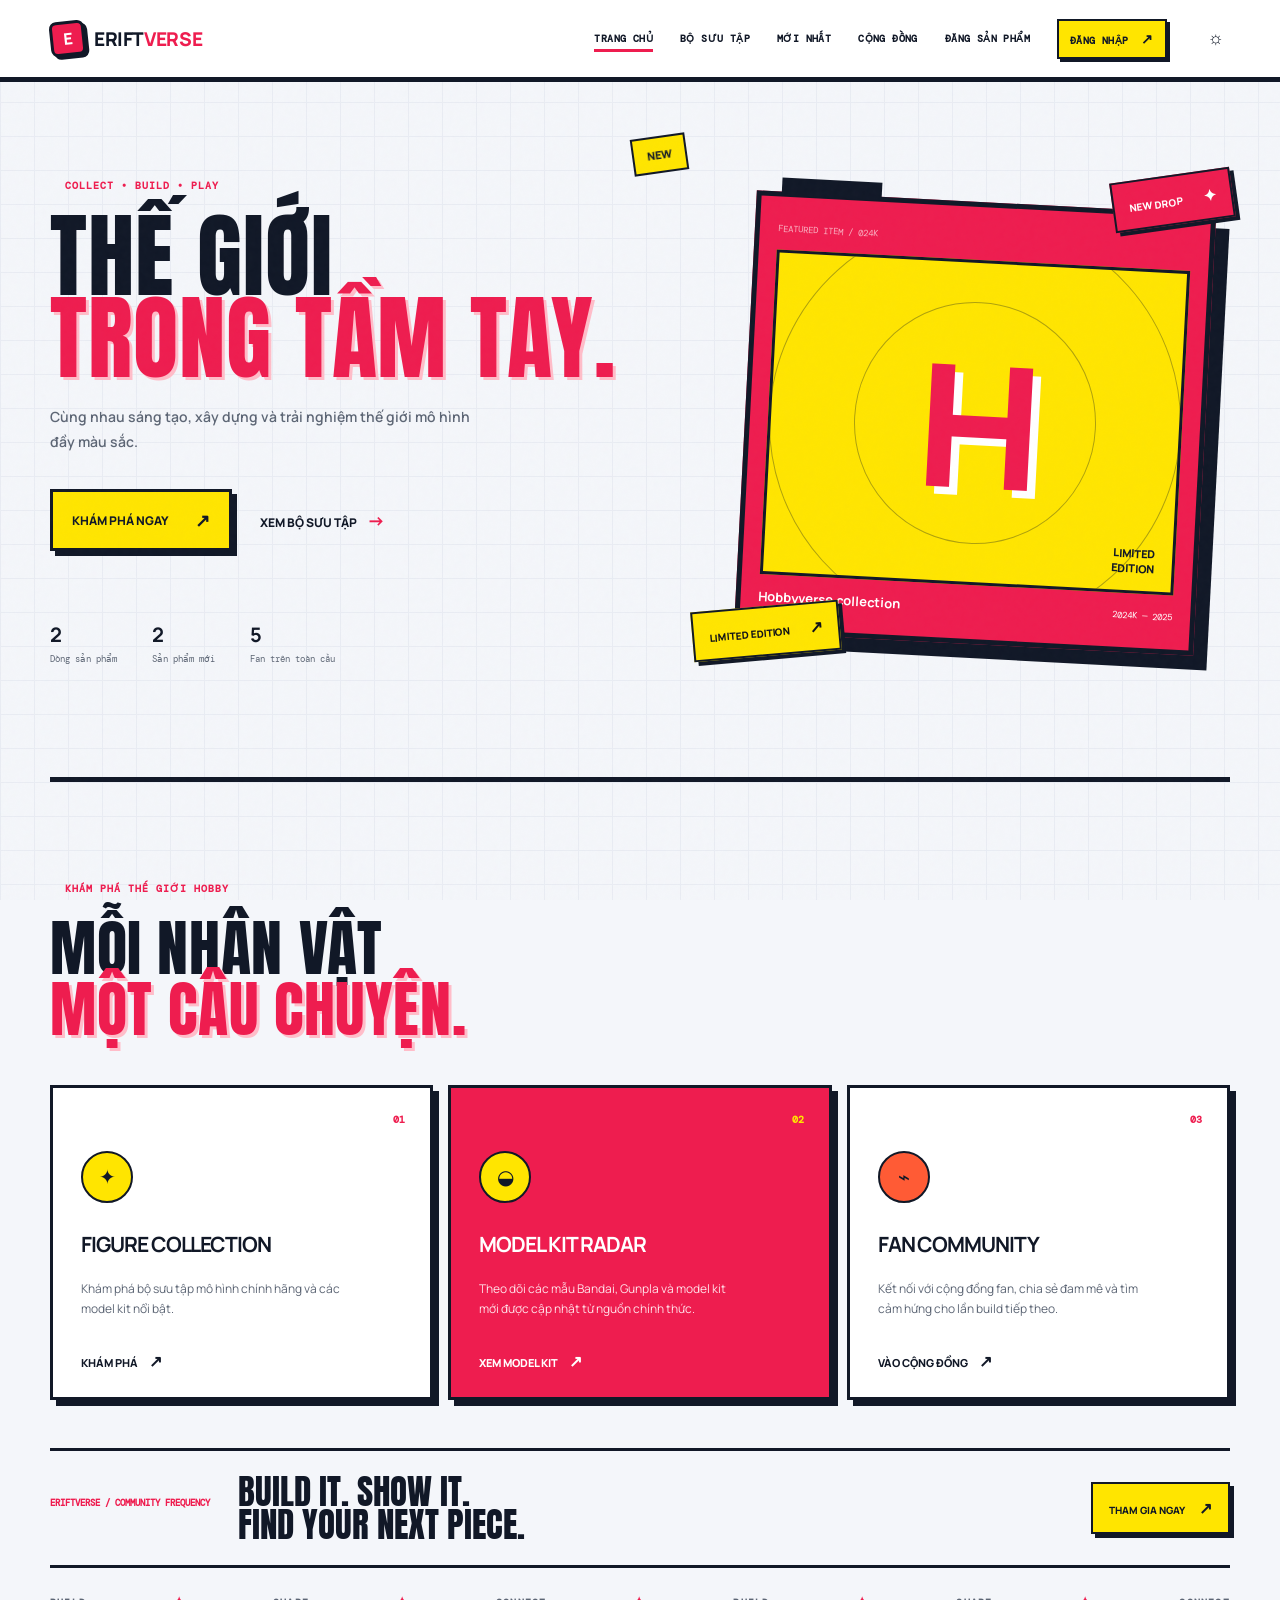
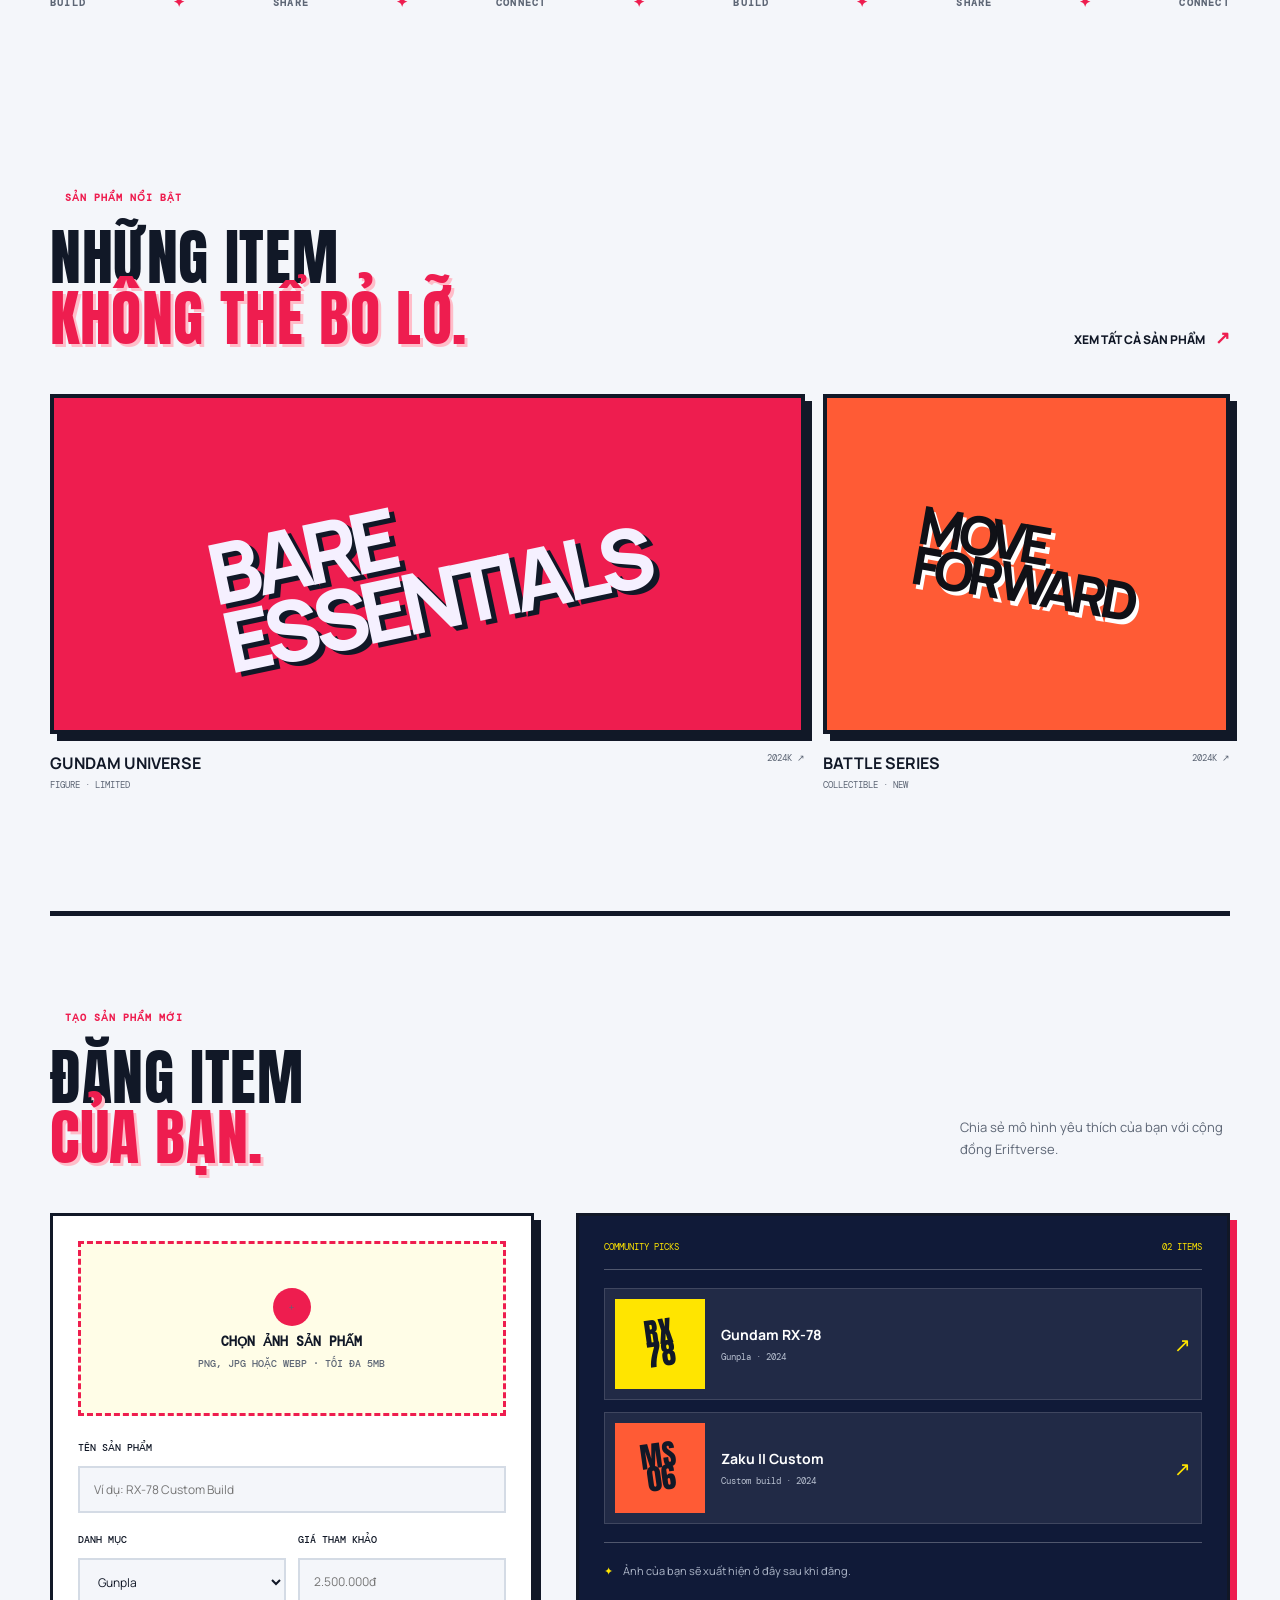
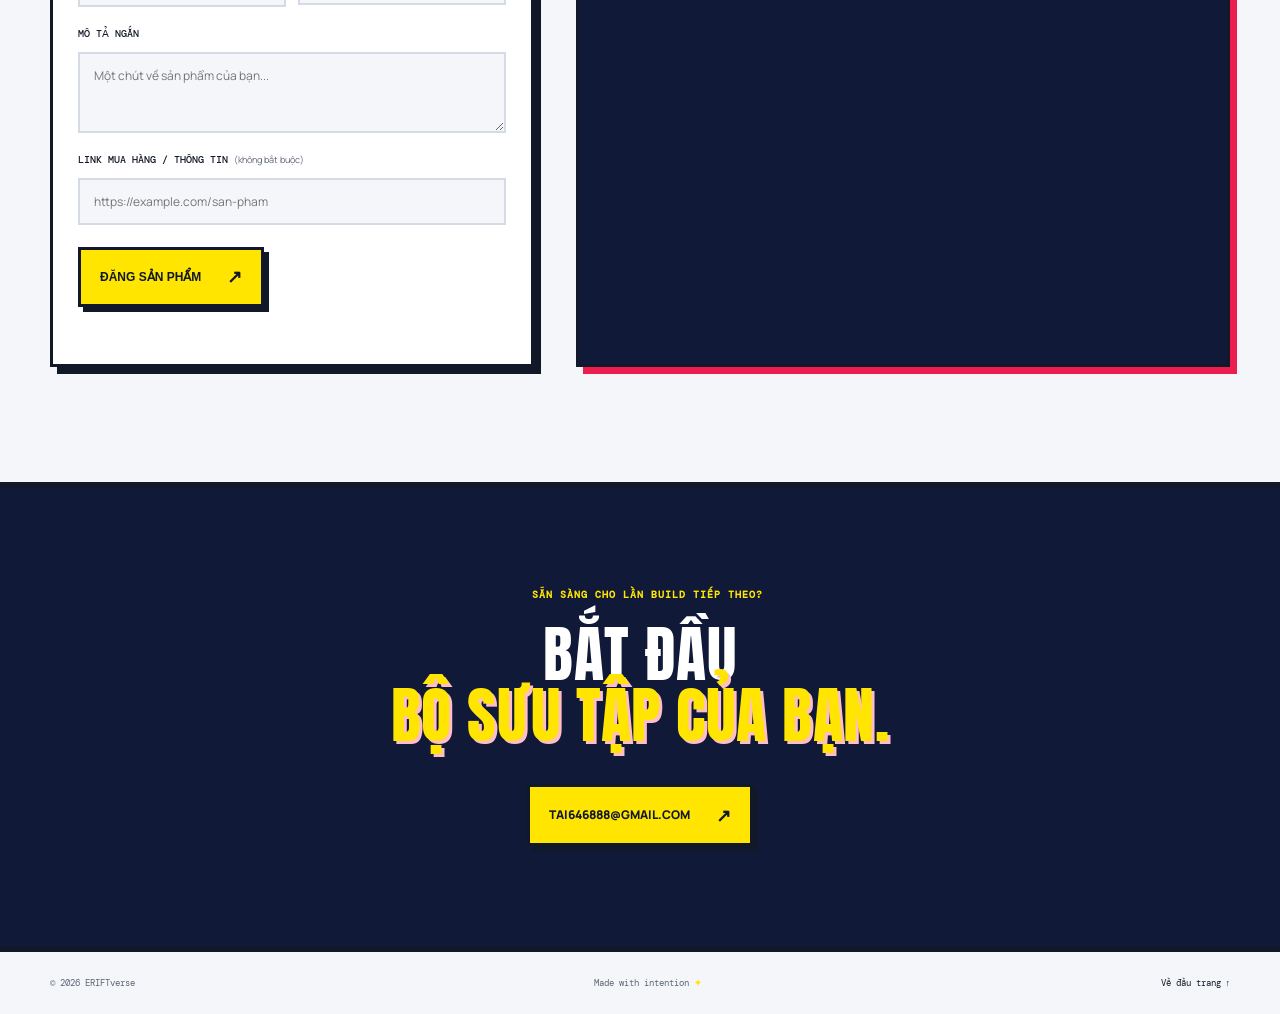
<file: index.html>
<!DOCTYPE html>
<html lang="vi">
<head>
    <meta charset="UTF-8">
    <meta name="viewport" content="width=device-width, initial-scale=1.0">
    <meta http-equiv="refresh" content="0; url=home/index.html">
    <title>ERIFTVERSE | Collect. Build. Play.</title>
</head>
<body>
    <p>Đang mở ERIFTverse...</p>
    <script>
        window.location.replace('home/index.html');
    </script>
</body>
</html>
</file>
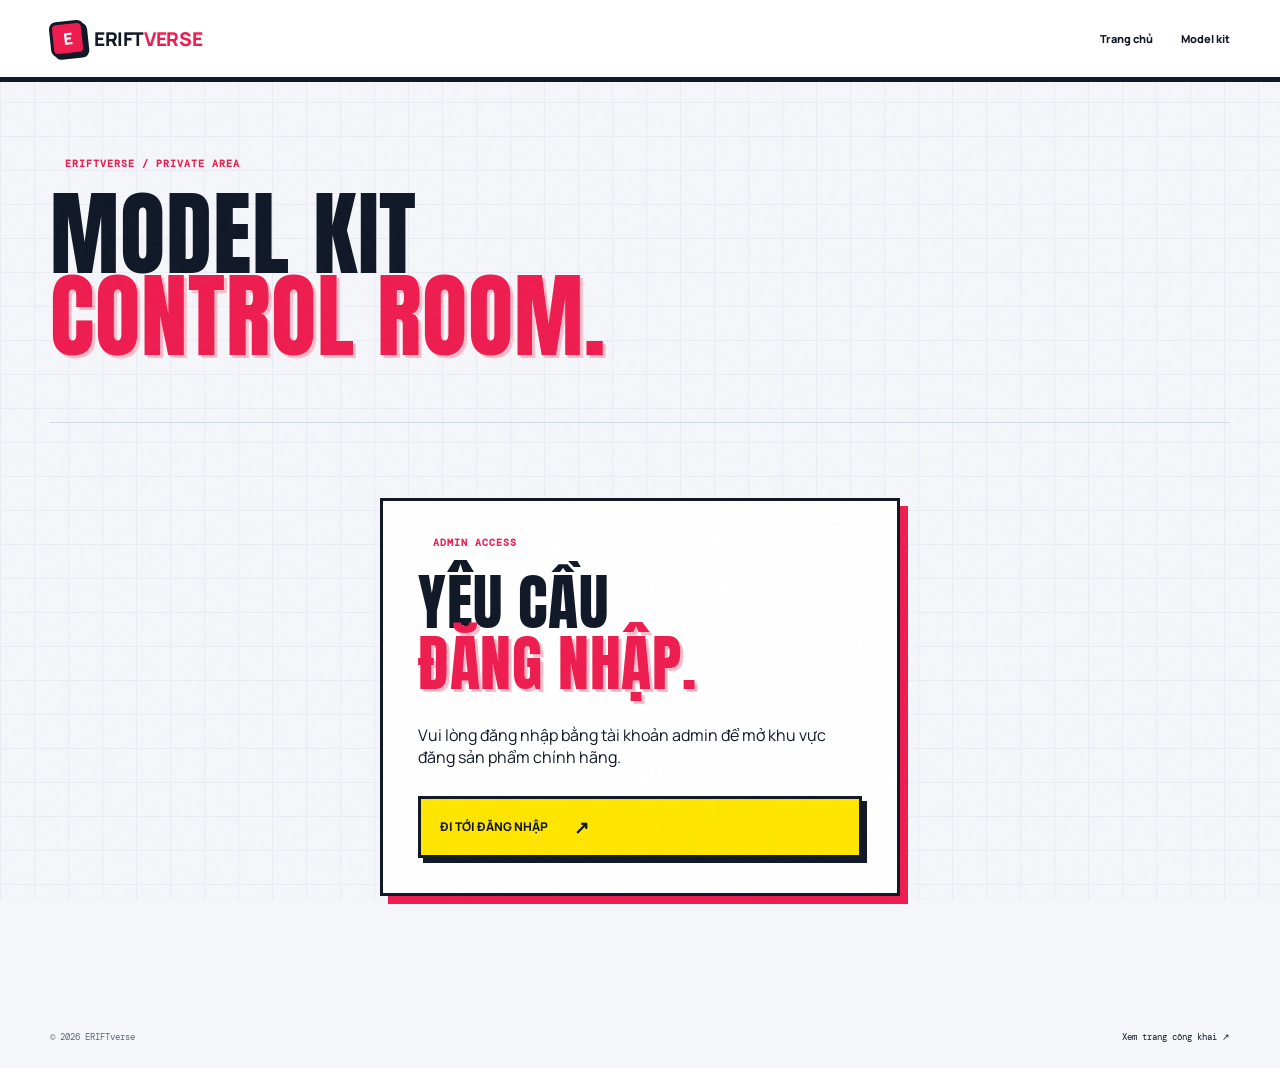
<file: admin/index.html>
<!DOCTYPE html>
<html lang="vi">
<head>
    <meta charset="UTF-8">
    <meta name="viewport" content="width=device-width, initial-scale=1.0">
    <meta name="description" content="Khu vực quản trị model kit ERIFTverse.">
    <title>ERIFTVERSE | Admin Model Kit</title>
    <link rel="stylesheet" href="../style/style.css">
</head>
<body class="admin-page">
    <div class="noise"></div>
    <header class="site-header" id="trang-chu">
        <a class="brand" href="../home/index.html" aria-label="ERIFTverse">
            <span class="brand-mark">E</span>
            <span>ERIFT<span class="brand-dot">VERSE</span></span>
        </a>
        <nav class="catalog-nav" aria-label="Điều hướng quản trị">
            <a href="../home/index.html">Trang chủ</a>
            <a href="../models/index.html">Model kit</a>
            <button class="admin-logout" id="admin-logout" type="button" hidden>Đăng xuất</button>
        </nav>
    </header>

    <main>
        <section class="admin-hero section-wrap">
            <p class="eyebrow"><span></span> ERIFTVERSE / PRIVATE AREA</p>
            <h1>MODEL KIT<br><em>CONTROL ROOM.</em></h1>
        </section>

        <section class="admin-section section-wrap">
            <div class="admin-login" id="admin-login-panel">
                <p class="eyebrow"><span></span> ADMIN ACCESS</p>
                <h2>YÊU CẦU<br><em>ĐĂNG NHẬP.</em></h2>
                <form id="admin-login-form">
                    <p class="admin-access-message">Vui lòng đăng nhập bằng tài khoản admin để mở khu vực đăng sản phẩm chính hãng.</p>
                    <a class="button button-primary" href="../auth/index.html">Đi tới đăng nhập <span>↗</span></a>
                </form>
            </div>

            <div class="admin-dashboard" id="admin-dashboard" hidden>
                <div class="admin-dashboard-heading">
                    <div>
                        <p class="eyebrow"><span></span> AUTHORIZED SESSION</p>
                        <h2>THÊM MODEL<br><em>KIT MỚI.</em></h2>
                    </div>
                    <p class="admin-note">Link sản phẩm sẽ xuất hiện trên trang Model Kit Radar cho cộng đồng.</p>
                </div>
                <form class="admin-form" id="model-form">
                    <div class="community-form-row">
                        <div>
                            <label for="model-name">Tên model kit</label>
                            <input id="model-name" type="text" maxlength="80" placeholder="Ví dụ: MGSD Gundam Barbatos" required>
                        </div>
                        <div>
                            <label for="model-brand">Thương hiệu</label>
                            <input id="model-brand" type="text" maxlength="35" value="Bandai" required>
                        </div>
                    </div>
                    <div class="community-form-row">
                        <div>
                            <label for="model-category">Dòng sản phẩm</label>
                            <select id="model-category">
                                <option>Gunpla</option>
                                <option>Figure-rise</option>
                                <option>30 Minutes Missions</option>
                                <option>Model kit khác</option>
                            </select>
                        </div>
                        <div>
                            <label for="model-price">Giá tham khảo</label>
                            <input id="model-price" type="text" maxlength="30" placeholder="1.200.000đ">
                        </div>
                    </div>
                    <label for="model-link">Link sản phẩm</label>
                    <input id="model-link" type="url" placeholder="https://example.com/model-kit" required>
                    <label for="model-image">Link ảnh sản phẩm <span>(không bắt buộc)</span></label>
                    <input id="model-image" type="url" placeholder="https://example.com/image.jpg">
                    <label for="model-description">Mô tả ngắn</label>
                    <textarea id="model-description" rows="3" maxlength="260" placeholder="Điểm nổi bật của model kit..."></textarea>
                    <div class="community-submit-row">
                        <button class="button button-primary" type="submit">Đăng model kit <span>↗</span></button>
                        <p class="form-message" id="model-message" role="status"></p>
                    </div>
                </form>
                <div class="admin-items" id="admin-items"></div>
            </div>
        </section>
    </main>

    <footer class="site-footer section-wrap"><span>© <span id="year"></span> ERIFTverse</span><a href="../models/index.html">Xem trang công khai ↗</a></footer>
    <script src="../script/admin.js"></script>
</body>
</html>
</file>
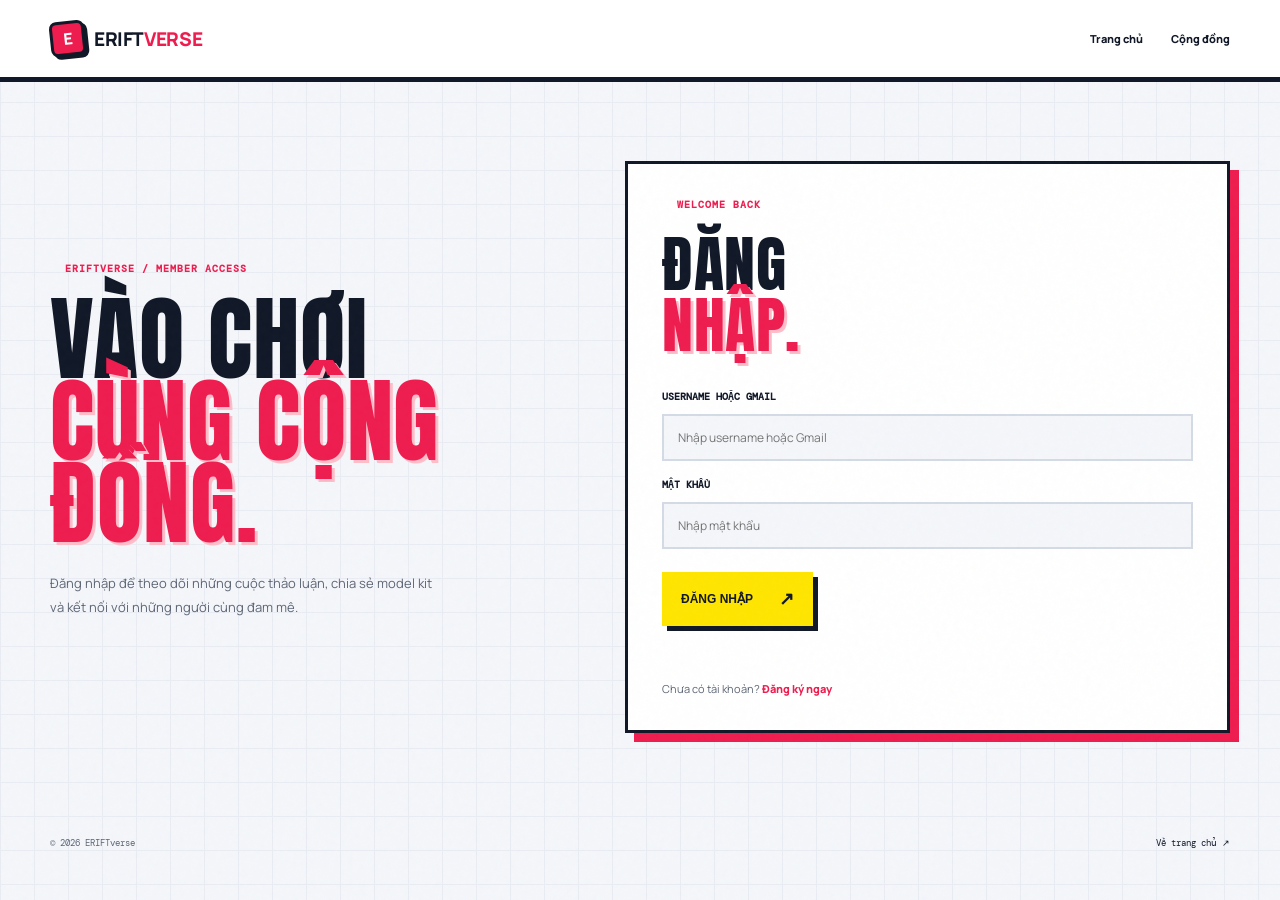
<file: auth/index.html>
<!DOCTYPE html>
<html lang="vi">
<head>
    <meta charset="UTF-8">
    <meta name="viewport" content="width=device-width, initial-scale=1.0">
    <meta name="description" content="Đăng nhập và đăng ký tài khoản ERIFTverse.">
    <title>ERIFTVERSE | Tài khoản</title>
    <link rel="stylesheet" href="../style/style.css">
</head>
<body class="auth-page">
    <div class="noise"></div>
    <header class="site-header" id="trang-chu">
        <a class="brand" href="../home/index.html" aria-label="ERIFTverse">
            <span class="brand-mark">E</span>
            <span>ERIFT<span class="brand-dot">VERSE</span></span>
        </a>
        <nav class="catalog-nav" aria-label="Điều hướng tài khoản">
            <a href="../home/index.html">Trang chủ</a>
            <a href="../community/index.html">Cộng đồng</a>
        </nav>
    </header>

    <main class="auth-main section-wrap">
        <section class="auth-intro">
            <p class="eyebrow"><span></span> ERIFTVERSE / MEMBER ACCESS</p>
            <h1>VÀO CHƠI<br><em>CÙNG CỘNG ĐỒNG.</em></h1>
            <p>Đăng nhập để theo dõi những cuộc thảo luận, chia sẻ model kit và kết nối với những người cùng đam mê.</p>
        </section>

        <section class="auth-card" aria-live="polite">
            <div class="auth-panel" id="login-panel">
                <p class="eyebrow"><span></span> WELCOME BACK</p>
                <h2>ĐĂNG<br><em>NHẬP.</em></h2>
                <form id="login-form" class="auth-form">
                    <label for="login-username">Username hoặc Gmail</label>
                    <input id="login-username" type="text" autocomplete="username" placeholder="Nhập username hoặc Gmail" required>
                    <label for="login-password">Mật khẩu</label>
                    <input id="login-password" type="password" autocomplete="current-password" placeholder="Nhập mật khẩu" required>
                    <button class="button button-primary" type="submit">Đăng nhập <span>↗</span></button>
                    <p class="form-message" id="login-message" role="status"></p>
                </form>
                <p class="auth-switch">Chưa có tài khoản? <button type="button" data-show="register-panel">Đăng ký ngay</button></p>
            </div>

            <div class="auth-panel" id="register-panel" hidden>
                <p class="eyebrow"><span></span> JOIN ERIFTVERSE</p>
                <h2>TẠO<br><em>TÀI KHOẢN.</em></h2>
                <form id="register-form" class="auth-form">
                    <label for="register-username">Username</label>
                    <input id="register-username" type="text" minlength="3" maxlength="30" autocomplete="username" placeholder="3 - 30 ký tự" required>
                    <label for="register-email">Gmail <span>(bắt buộc)</span></label>
                    <input id="register-email" type="email" autocomplete="email" placeholder="tenban@gmail.com" required>
                    <label for="register-phone">Số điện thoại <span>(không bắt buộc)</span></label>
                    <input id="register-phone" type="tel" autocomplete="tel" placeholder="0901234567">
                    <label for="register-password">Mật khẩu <span>(8 - 20 ký tự)</span></label>
                    <input id="register-password" type="password" maxlength="20" autocomplete="new-password" placeholder="8 - 20 ký tự" required>
                    <label for="register-confirm">Xác nhận mật khẩu</label>
                    <input id="register-confirm" type="password" maxlength="20" autocomplete="new-password" placeholder="Nhập lại mật khẩu" required>
                    <button class="button button-primary" type="submit">Đăng ký <span>↗</span></button>
                    <p class="form-message" id="register-message" role="status"></p>
                </form>
                <p class="auth-switch">Đã có tài khoản? <button type="button" data-show="login-panel">Đăng nhập</button></p>
            </div>

            <div class="auth-panel" id="otp-panel" hidden>
                <p class="eyebrow"><span></span> EMAIL VERIFICATION</p>
                <h2>XÁC NHẬN<br><em>EMAIL.</em></h2>
                <p class="otp-description" id="otp-description"></p>
                <form id="otp-form" class="auth-form">
                    <label for="otp-code">Mã OTP 6 số</label>
                    <input id="otp-code" type="text" inputmode="numeric" pattern="[0-9]{6}" maxlength="6" placeholder="000000" required>
                    <button class="button button-primary" type="submit">Xác nhận email <span>↗</span></button>
                    <p class="form-message" id="otp-message" role="status"></p>
                </form>
                <p class="otp-demo" id="otp-demo" hidden></p>
                <button class="text-link auth-back" type="button" data-show="register-panel">← Sửa thông tin đăng ký</button>
            </div>
        </section>
    </main>

    <footer class="site-footer section-wrap"><span>© <span id="year"></span> ERIFTverse</span><a href="../home/index.html">Về trang chủ ↗</a></footer>
    <script src="../script/auth.js"></script>
</body>
</html>
</file>
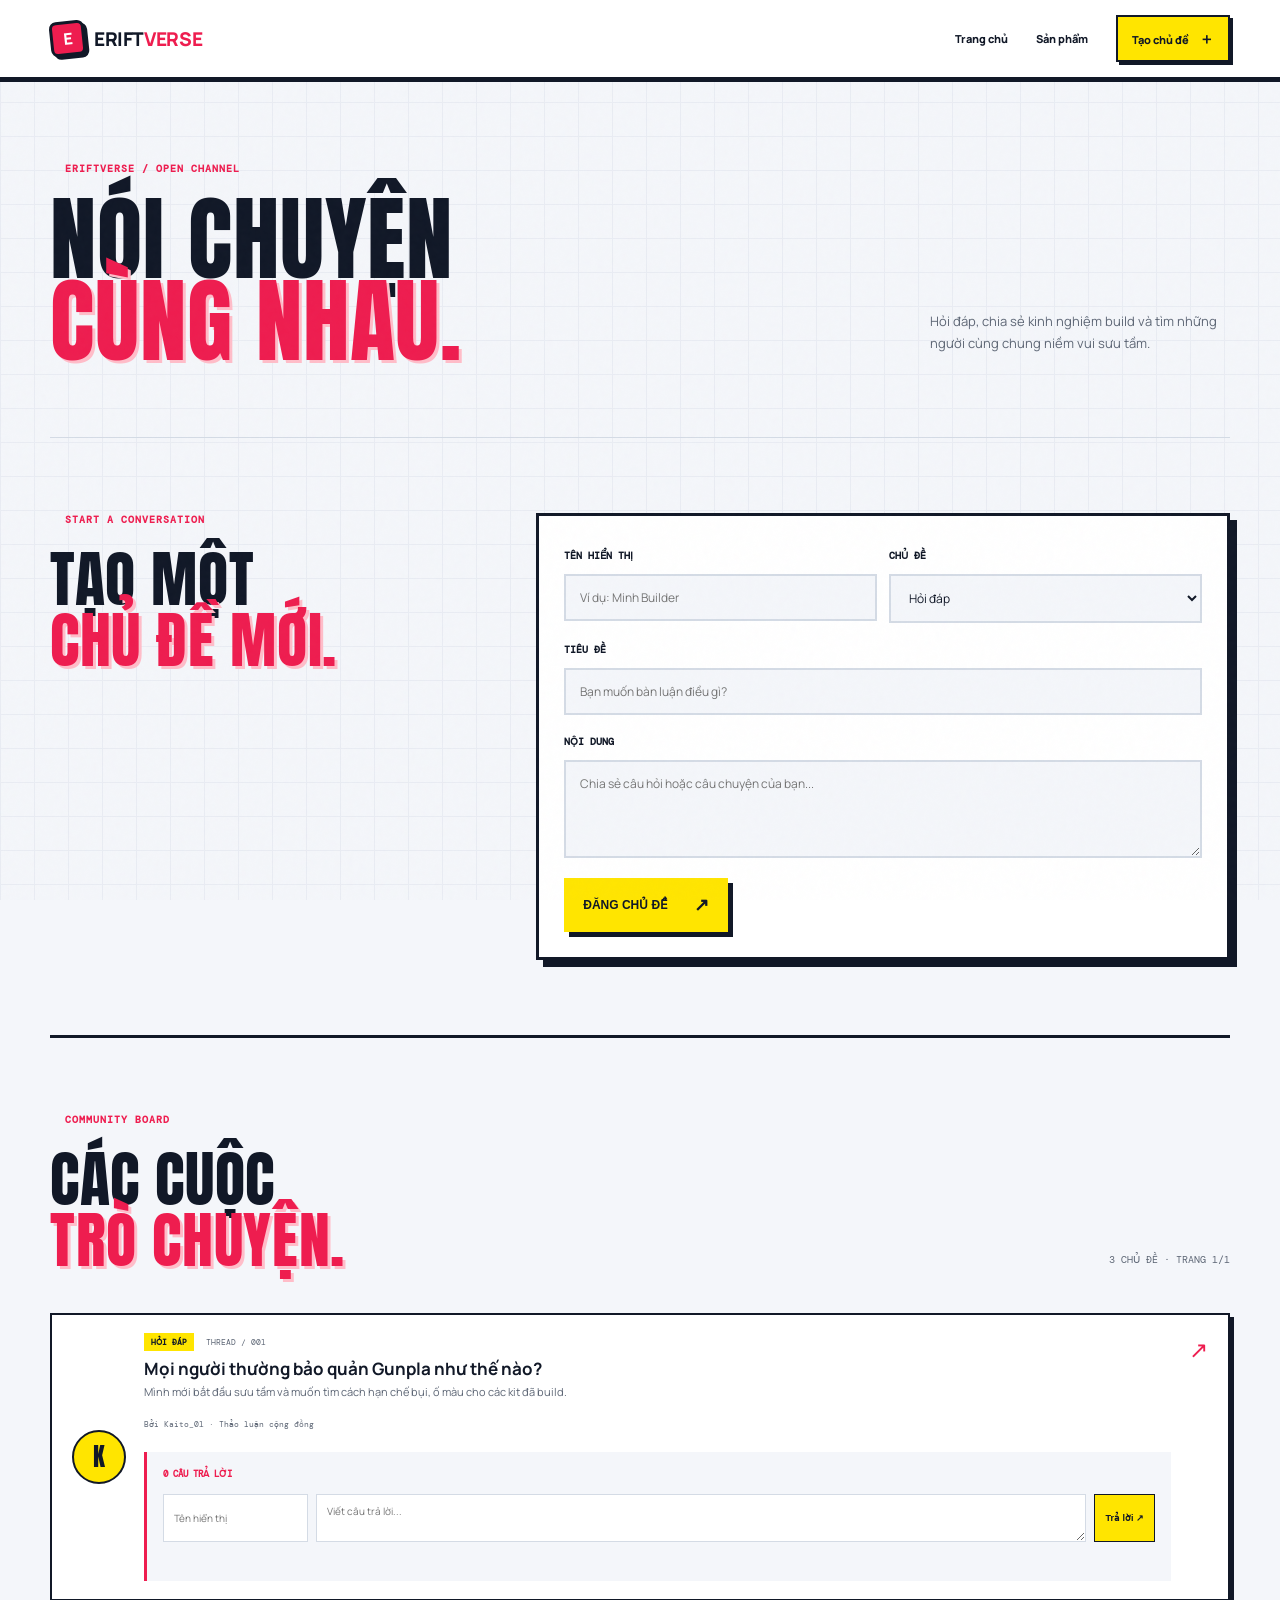
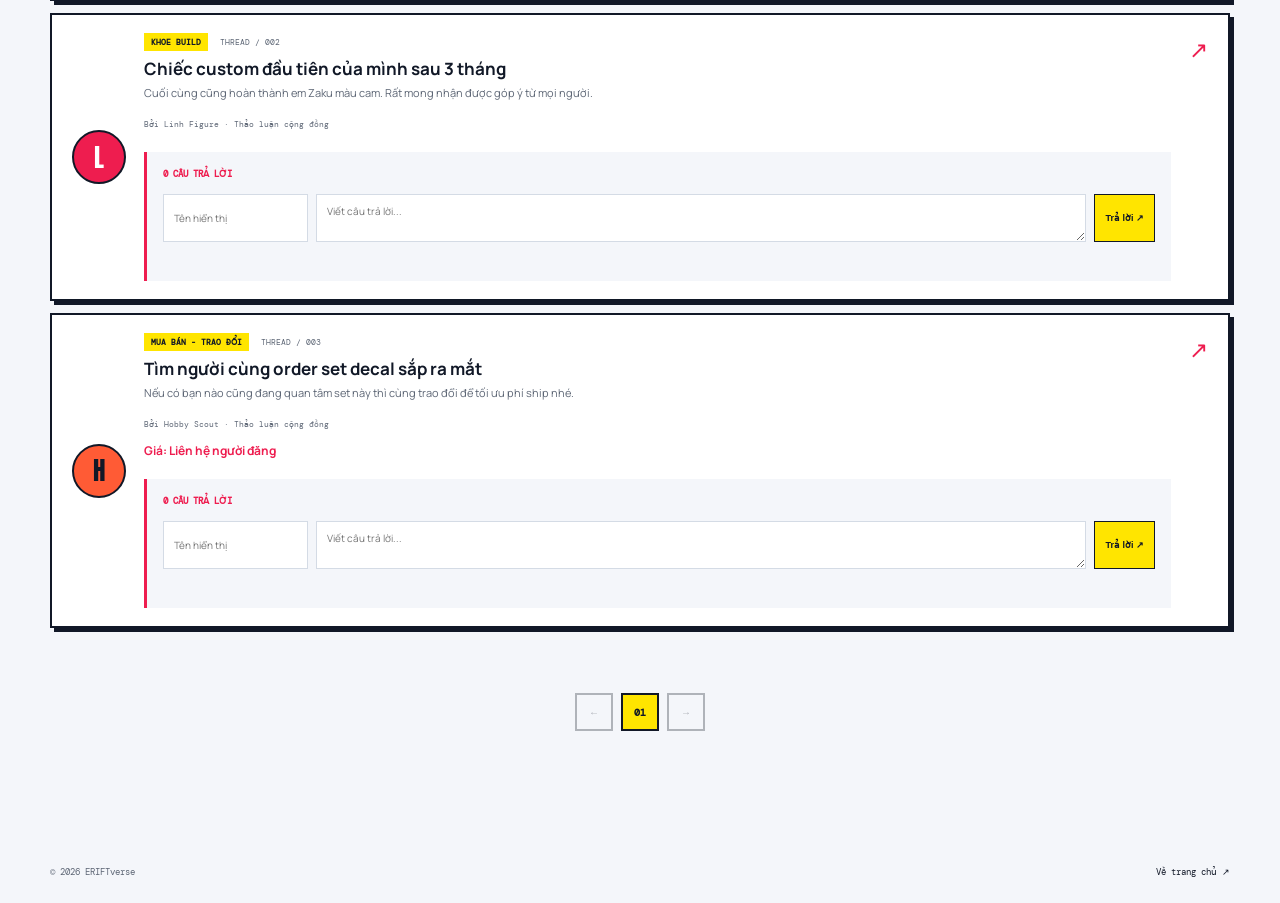
<file: community/index.html>
<!DOCTYPE html>
<html lang="vi">
<head>
    <meta charset="UTF-8">
    <meta name="viewport" content="width=device-width, initial-scale=1.0">
    <meta name="description" content="Cộng đồng ERIFTverse - nơi chia sẻ, hỏi đáp và bàn luận về mô hình.">
    <title>ERIFTVERSE | Cộng đồng</title>
    <link rel="stylesheet" href="../style/style.css">
</head>
<body class="community-page">
    <div class="noise"></div>
    <header class="site-header" id="trang-chu">
        <a class="brand" href="../home/index.html" aria-label="ERIFTverse">
            <span class="brand-mark">E</span>
            <span>ERIFT<span class="brand-dot">VERSE</span></span>
        </a>
        <nav class="catalog-nav" aria-label="Điều hướng cộng đồng">
            <a href="../home/index.html">Trang chủ</a>
            <a href="../list/index.html">Sản phẩm</a>
            <a class="catalog-upload-link" href="#tao-chu-de">Tạo chủ đề <span>＋</span></a>
        </nav>
    </header>

    <main>
        <section class="community-hero section-wrap">
            <div>
                <p class="eyebrow"><span></span> ERIFTVERSE / OPEN CHANNEL</p>
                <h1>NÓI CHUYỆN<br><em>CÙNG NHAU.</em></h1>
            </div>
            <p class="catalog-intro">Hỏi đáp, chia sẻ kinh nghiệm build và tìm những người cùng chung niềm vui sưu tầm.</p>
        </section>

        <section class="community-create section-wrap" id="tao-chu-de">
            <div class="community-create-heading">
                <p class="eyebrow"><span></span> START A CONVERSATION</p>
                <h2>TẠO MỘT<br><em>CHỦ ĐỀ MỚI.</em></h2>
            </div>
            <form class="community-form" id="discussion-form" novalidate>
                <div class="community-form-row">
                    <div>
                        <label for="discussion-author">Tên hiển thị</label>
                        <input id="discussion-author" type="text" maxlength="35" placeholder="Ví dụ: Minh Builder" required>
                    </div>
                    <div>
                        <label for="discussion-category">Chủ đề</label>
                        <select id="discussion-category">
                            <option>Hỏi đáp</option>
                            <option>Khoe build</option>
                            <option>Mua bán - trao đổi</option>
                            <option>Tin tức hobby</option>
                        </select>
                    </div>
                </div>
                <label for="discussion-title">Tiêu đề</label>
                <input id="discussion-title" type="text" maxlength="90" placeholder="Bạn muốn bàn luận điều gì?" required>
                <label for="discussion-content">Nội dung</label>
                <textarea id="discussion-content" rows="4" maxlength="500" placeholder="Chia sẻ câu hỏi hoặc câu chuyện của bạn..." required></textarea>
                <div class="discussion-extra-fields" id="showcase-fields" hidden>
                    <label for="discussion-link">Link bài đăng sản phẩm</label>
                    <input id="discussion-link" type="url" placeholder="https://...">
                    <small class="field-help">Dán link bài đăng hình hoặc link sản phẩm bạn muốn chia sẻ.</small>
                </div>
                <div class="discussion-extra-fields" id="trade-fields" hidden>
                    <label for="discussion-image">Ảnh sản phẩm</label>
                    <input id="discussion-image" type="file" accept="image/png,image/jpeg,image/webp" multiple>
                    <small class="field-help">Có thể chọn tối đa 6 ảnh · mỗi ảnh tối đa 1.5MB · tổng tối đa 5MB.</small>
                    <div class="discussion-image-previews" id="discussion-image-previews" aria-live="polite"></div>
                    <label for="discussion-price">Giá</label>
                    <input id="discussion-price" type="text" maxlength="30" placeholder="Ví dụ: 1.200.000đ">
                    <label class="checkbox-label" for="discussion-negotiable"><input id="discussion-negotiable" type="checkbox"> Giá cả thương lượng</label>
                </div>
                <div class="community-submit-row">
                    <button class="button button-primary" type="submit">Đăng chủ đề <span>↗</span></button>
                    <p class="form-message" id="discussion-message" role="status"></p>
                </div>
            </form>
        </section>

        <section class="community-feed section-wrap" aria-labelledby="discussion-heading">
            <div class="community-feed-heading">
                <div>
                    <p class="eyebrow"><span></span> COMMUNITY BOARD</p>
                    <h2 id="discussion-heading">CÁC CUỘC<br><em>TRÒ CHUYỆN.</em></h2>
                </div>
                <p class="catalog-count" id="discussion-count" aria-live="polite"></p>
            </div>
            <div class="discussion-list" id="discussion-list"></div>
            <nav class="pagination" id="discussion-pagination" aria-label="Phân trang chủ đề"></nav>
        </section>
    </main>

    <footer class="site-footer section-wrap"><span>© <span id="year"></span> ERIFTverse</span><a href="../home/index.html">Về trang chủ ↗</a></footer>
    <script src="../script/community.js"></script>
</body>
</html>
</file>
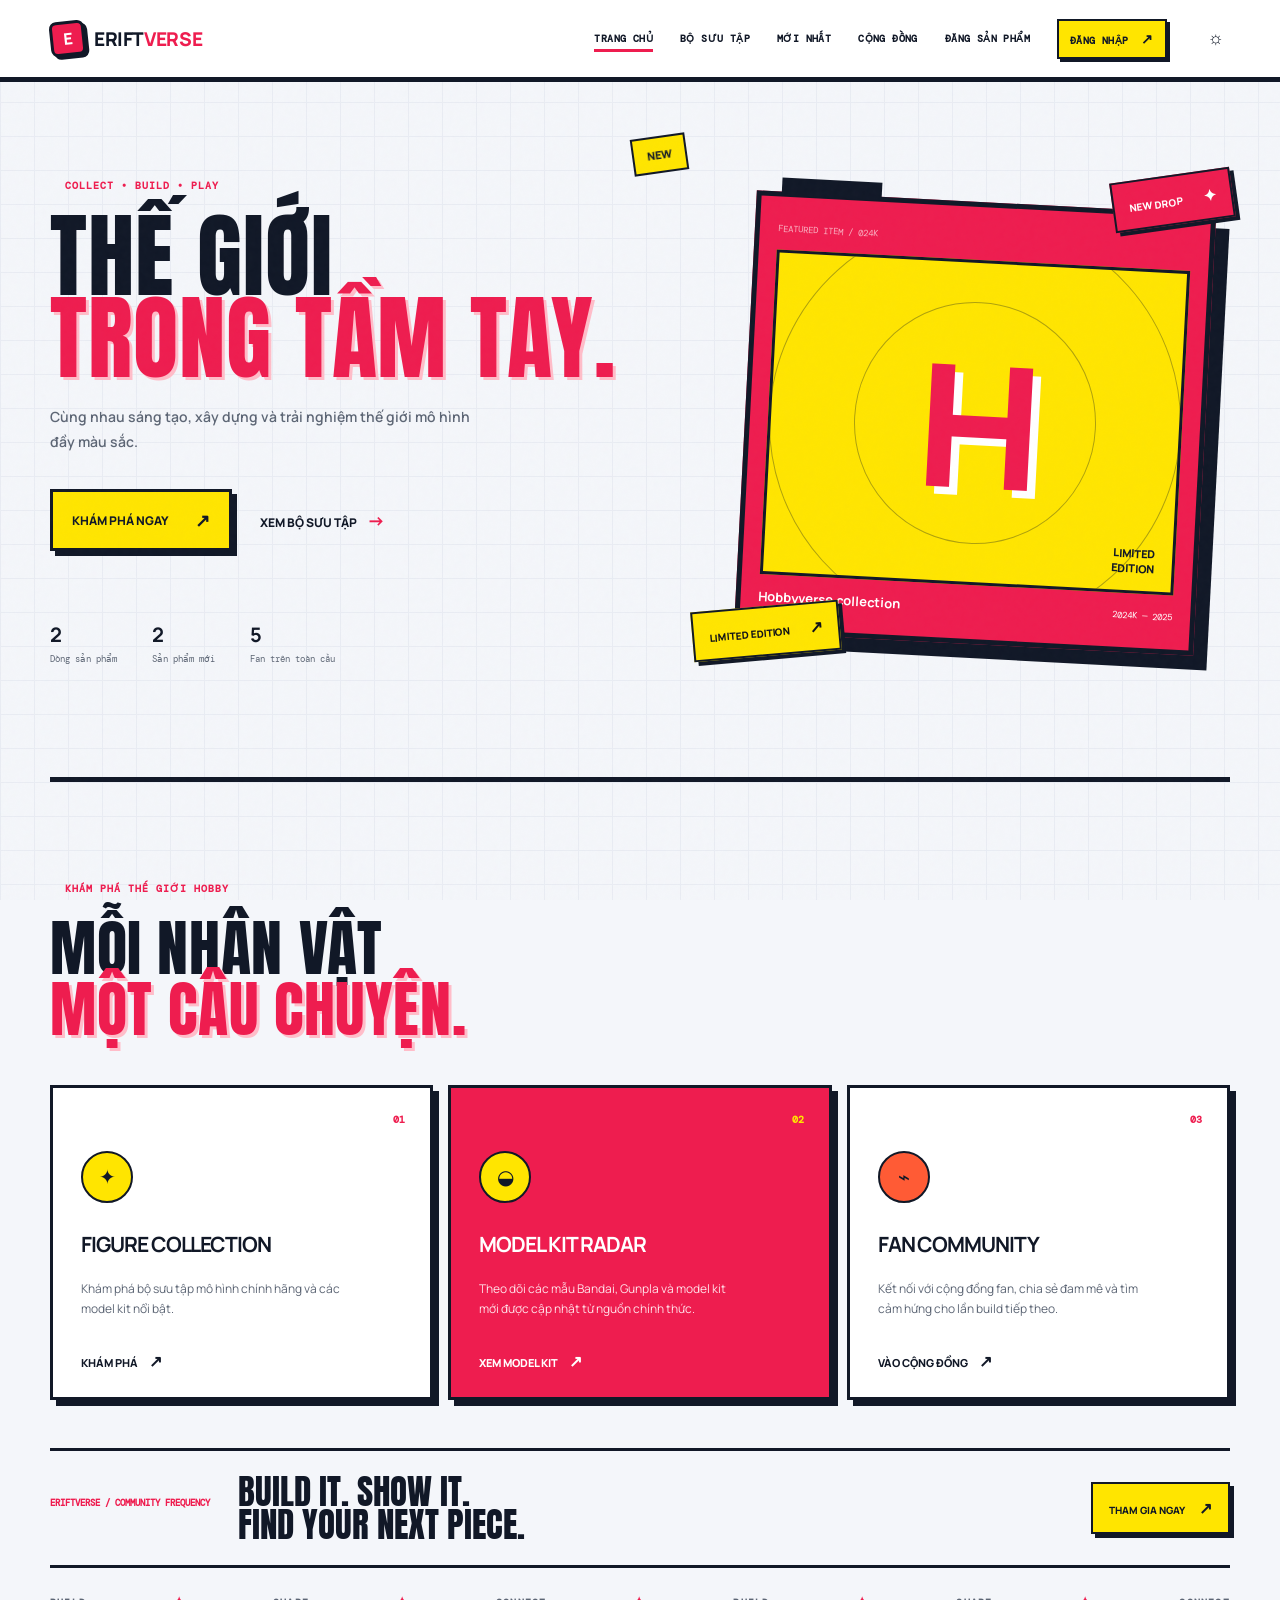
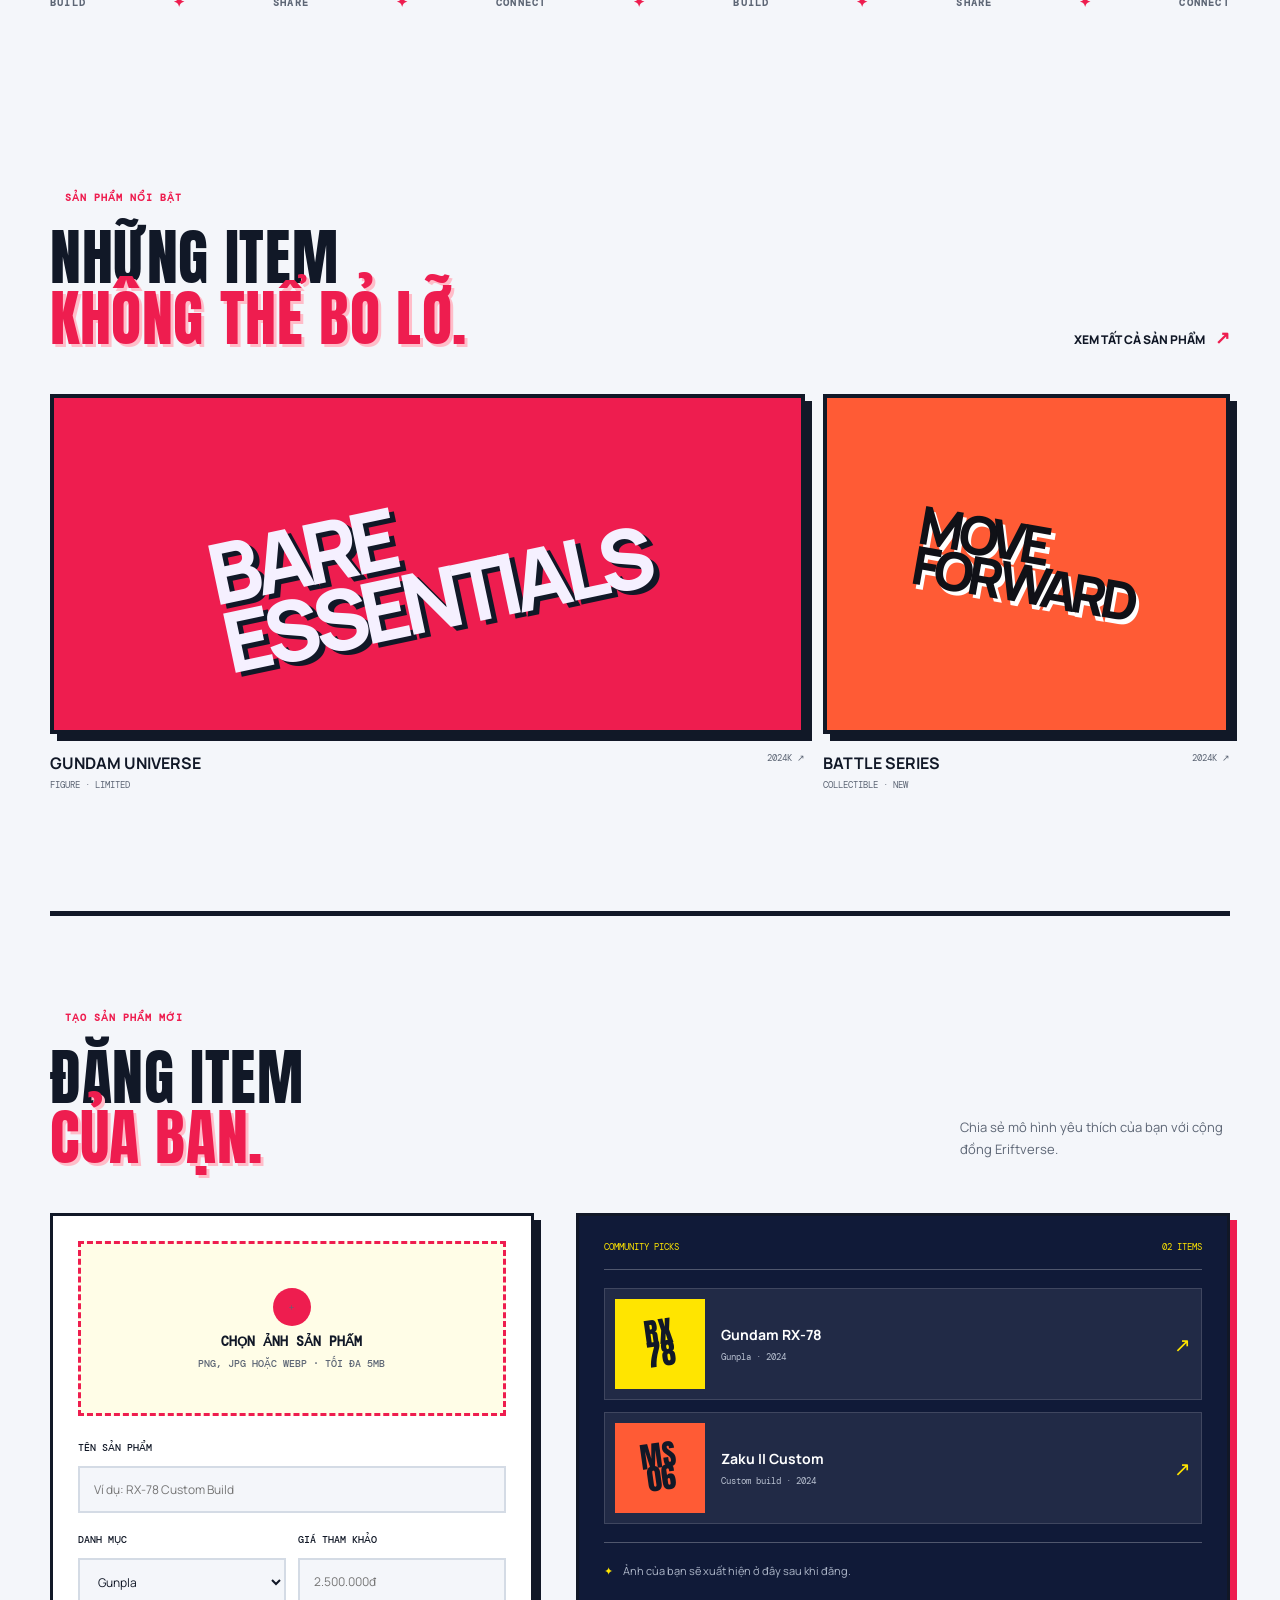
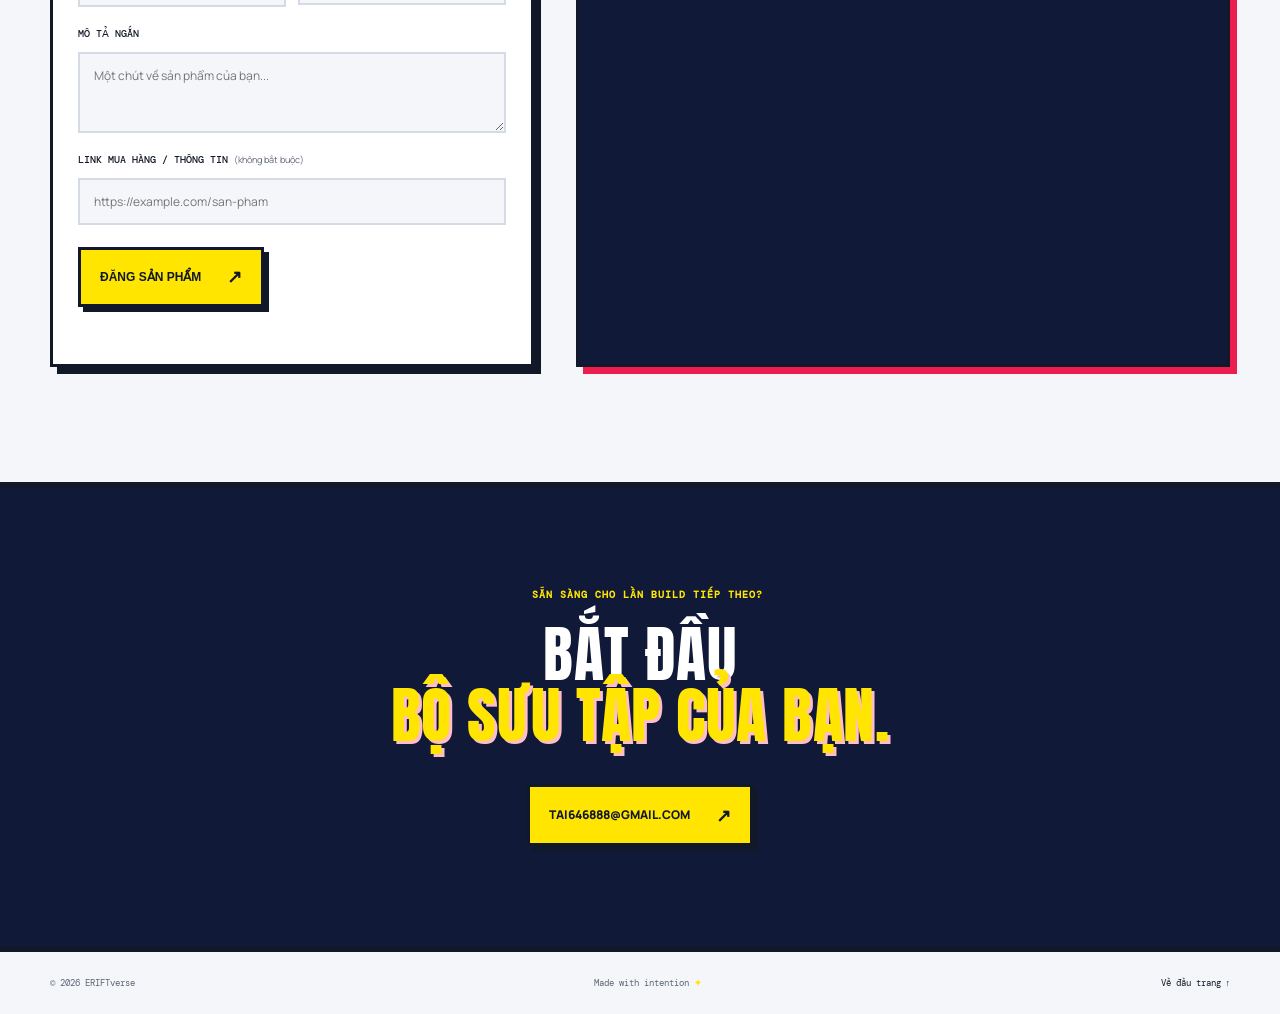
<file: home/index.html>
﻿<!DOCTYPE html>
<html lang="vi">
<head>
    <meta charset="UTF-8">
    <meta name="viewport" content="width=device-width, initial-scale=1.0">
    <meta name="description" content="ERIFTverse - thế giới mô hình, đồ chơi và game dành cho người đam mê.">
    <title>ERIFTVERSE | Collect. Build. Play.</title>
    <link rel="stylesheet" href="../style/style.css">
</head>
<body>
    <div class="noise"></div>
    <header class="site-header" id="trang-chu">
        <a class="brand" href="#trang-chu" aria-label="ERIFTverse">
            <span class="brand-mark">E</span>
            <span>ERIFT<span class="brand-dot">VERSE</span></span>
        </a>
        <button class="menu-toggle" type="button" aria-label="Mở menu" aria-expanded="false">
            <span></span><span></span><span></span>
        </button>
        <nav class="main-nav" aria-label="Điều hướng chính">
            <a class="active" href="#trang-chu">Trang chủ</a>
            <a href="#dich-vu">Bộ sưu tập</a>
            <a href="#du-an">Mới nhất</a>
            <a href="../community/index.html">Cộng đồng</a>
            <a href="#dang-san-pham">Đăng sản phẩm</a>
            <a class="account-link" href="../auth/index.html">Đăng nhập <span>↗</span></a>
            <button class="theme-toggle" type="button" aria-label="Đổi giao diện">☼</button>
        </nav>
    </header>

    <main>
        <section class="hero section-wrap reveal">
            <div class="hero-copy">
                <p class="eyebrow"><span></span> COLLECT • BUILD • PLAY</p>
                <h1>THẾ GIỚI<br><em>TRONG TẦM TAY.</em></h1>
                <p class="hero-description">Cùng nhau sáng tạo, xây dựng và trải nghiệm thế giới mô hình đầy màu sắc.</p>
                <div class="hero-actions">
                    <a class="button button-primary" href="#lien-he">Khám phá ngay <span>↗</span></a>
                    <a class="text-link" href="#du-an">Xem bộ sưu tập <span>→</span></a>
                </div>
                <div class="hero-meta">
                    <div><strong>2</strong><span>Dòng sản phẩm</span></div>
                    <div><strong>2</strong><span>Sản phẩm mới</span></div>
                    <div><strong>5</strong><span>Fan trên toàn cầu</span></div>
                </div>
            </div>
            <div class="hero-art" aria-label="Hình minh họa sáng tạo">
                <div class="orb orb-one"></div><div class="orb orb-two"></div>
                <div class="art-card art-card-main">
                    <span class="card-label">FEATURED ITEM / 024K</span>
                    <div class="art-shape"><span>H</span><i>LIMITED<br>EDITION</i></div>
                    <div class="card-footer"><strong>Hobbyverse collection</strong><span>2024K — 2025</span></div>
                </div>
                <div class="floating-tag tag-top">NEW DROP <span>✦</span></div>
                <div class="floating-tag tag-bottom">LIMITED EDITION <span>↗</span></div>
            </div>
        </section>

        <section class="services section-wrap" id="dich-vu">
            <div class="section-heading reveal"><p class="eyebrow"><span></span> KHÁM PHÁ THẾ GIỚI HOBBY</p><h2>MỖI NHÂN VẬT<br><em>MỘT CÂU CHUYỆN.</em></h2></div>
            <div class="service-grid">
                <article class="service-card reveal"><span class="service-number">01</span><div class="service-icon">✦</div><h3>FIGURE COLLECTION</h3><p>Khám phá bộ sưu tập mô hình chính hãng và các model kit nổi bật.</p><a href="../models/index.html">Khám phá <span>↗</span></a></article>
                <article class="service-card featured reveal"><span class="service-number">02</span><div class="service-icon">◒</div><h3>MODEL KIT RADAR</h3><p>Theo dõi các mẫu Bandai, Gunpla và model kit mới được cập nhật từ nguồn chính thức.</p><a href="../models/index.html">Xem model kit <span>↗</span></a></article>
                <article class="service-card reveal"><span class="service-number">03</span><div class="service-icon">⌁</div><h3>FAN COMMUNITY</h3><p>Kết nối với cộng đồng fan, chia sẻ đam mê và tìm cảm hứng cho lần build tiếp theo.</p><a href="../community/index.html">Vào cộng đồng <span>↗</span></a></article>
            </div>
            <div class="services-rail reveal">
                <div class="services-rail-copy"><span>ERIFTVERSE / COMMUNITY FREQUENCY</span><strong>BUILD IT. SHOW IT.<br>FIND YOUR NEXT PIECE.</strong></div>
                <a class="services-rail-action" href="#dang-san-pham">Tham gia ngay <span>↗</span></a>
            </div>
            <div class="services-ticker" aria-label="Build share connect">
                <span>BUILD</span><b>✦</b><span>SHARE</span><b>✦</b><span>CONNECT</span><b>✦</b><span>BUILD</span><b>✦</b><span>SHARE</span><b>✦</b><span>CONNECT</span>
            </div>
        </section>

        <section class="projects section-wrap" id="du-an">
            <div class="section-heading project-heading reveal"><div><p class="eyebrow"><span></span> SẢN PHẨM NỔI BẬT</p><h2>NHỮNG ITEM<br><em>KHÔNG THỂ BỎ LỠ.</em></h2></div><a class="text-link" href="../list/index.html">Xem tất cả sản phẩm <span>↗</span></a></div>
            <div class="project-grid">
                <article class="project project-large reveal"><div class="project-visual visual-purple"><span>BARE<br>ESSENTIALS</span></div><div class="project-info"><div><h3>GUNDAM UNIVERSE</h3><p>FIGURE · LIMITED</p></div><span>2024K ↗</span></div></article>
                <article class="project reveal"><div class="project-visual visual-orange"><span>move<br>forward</span></div><div class="project-info"><div><h3>BATTLE SERIES</h3><p>COLLECTIBLE · NEW</p></div><span>2024K ↗</span></div></article>
            </div>
        </section>

        <section class="upload-section section-wrap reveal" id="dang-san-pham">
            <div class="section-heading upload-heading">
                <div>
                    <p class="eyebrow"><span></span> Tạo sản phẩm mới</p>
                    <h2>Đăng item<br><em>của bạn.</em></h2>
                </div>
                <p class="upload-note">Chia sẻ mô hình yêu thích của bạn với cộng đồng Eriftverse.</p>
            </div>

            <div class="upload-layout">
                <form class="upload-form" id="product-form">
                    <label class="upload-dropzone" for="product-image">
                        <span class="upload-icon">＋</span>
                        <strong id="upload-title">Chọn ảnh sản phẩm</strong>
                        <small id="upload-help">PNG, JPG hoặc WEBP · tối đa 5MB</small>
                        <img class="image-preview" id="image-preview" alt="Xem trước sản phẩm">
                    </label>
                    <input id="product-image" name="product-image" type="file" accept="image/png,image/jpeg,image/webp" required>

                    <label for="product-name">Tên sản phẩm</label>
                    <input id="product-name" name="product-name" type="text" placeholder="Ví dụ: RX-78 Custom Build" maxlength="60" required>

                    <div class="form-row">
                        <div>
                            <label for="product-category">Danh mục</label>
                            <select id="product-category" name="product-category">
                                <option>Gunpla</option>
                                <option>Figure</option>
                                <option>Collectible</option>
                                <option>Custom build</option>
                            </select>
                        </div>
                        <div>
                            <label for="product-price">Giá tham khảo</label>
                            <input id="product-price" name="product-price" type="text" placeholder="2.500.000đ" maxlength="20">
                        </div>
                    </div>

                    <label for="product-description">Mô tả ngắn</label>
                    <textarea id="product-description" name="product-description" rows="3" placeholder="Một chút về sản phẩm của bạn..."></textarea>

                    <label for="product-link">Link mua hàng / thông tin <span>(không bắt buộc)</span></label>
                    <input id="product-link" name="product-link" type="url" placeholder="https://example.com/san-pham">
                    <button class="button button-primary upload-button" type="submit">Đăng sản phẩm <span>↗</span></button>
                    <p class="form-message" id="form-message" role="status"></p>
                </form>

                <div class="product-showcase">
                    <div class="showcase-topline"><span>COMMUNITY PICKS</span><span id="product-count">02 ITEMS</span></div>
                    <div class="product-list" id="product-list">
                        <article class="uploaded-product">
                            <div class="product-media">
                                <div class="product-placeholder placeholder-blue"><span>RX<br>78</span></div>
                                <div class="product-overlay"><span class="scan-line"></span><small>SPEC / 001</small><strong>Gundam RX-78</strong><p>Biểu tượng kinh điển cho mọi bộ sưu tập Gunpla.</p></div>
                            </div>
                            <div><strong>Gundam RX-78</strong><small>Gunpla · 2024</small></div>
                            <span class="product-arrow">↗</span>
                        </article>
                        <article class="uploaded-product">
                            <div class="product-media">
                                <div class="product-placeholder placeholder-orange"><span>MS<br>06</span></div>
                                <div class="product-overlay"><span class="scan-line"></span><small>SPEC / 002</small><strong>Zaku II Custom</strong><p>Custom build nổi bật với sắc cam chiến đấu.</p></div>
                            </div>
                            <div><strong>Zaku II Custom</strong><small>Custom build · 2024</small></div>
                            <span class="product-arrow">↗</span>
                        </article>
                    </div>
                    <div class="showcase-tip"><span>✦</span> Ảnh của bạn sẽ xuất hiện ở đây sau khi đăng.</div>
                </div>
            </div>
        </section>
        <section class="contact section-wrap reveal" id="lien-he">
            <p class="eyebrow"><span></span> SẴN SÀNG CHO LẦN BUILD TIẾP THEO?</p>
            <h2>BẮT ĐẦU<br><em>BỘ SƯU TẬP CỦA BẠN.</em></h2>
            <a class="button button-light" href="mailto:tai646888@gmail.com">tai646888@gmail.com <span>↗</span></a>
        </section>
    </main>

    <footer class="site-footer section-wrap"><span>© <span id="year"></span> ERIFTverse</span><span>Made with intention <b>✦</b></span><a href="#trang-chu">Về đầu trang ↑</a></footer>
    <script src="../script/main.js"></script>
</body>
</html>
</file>
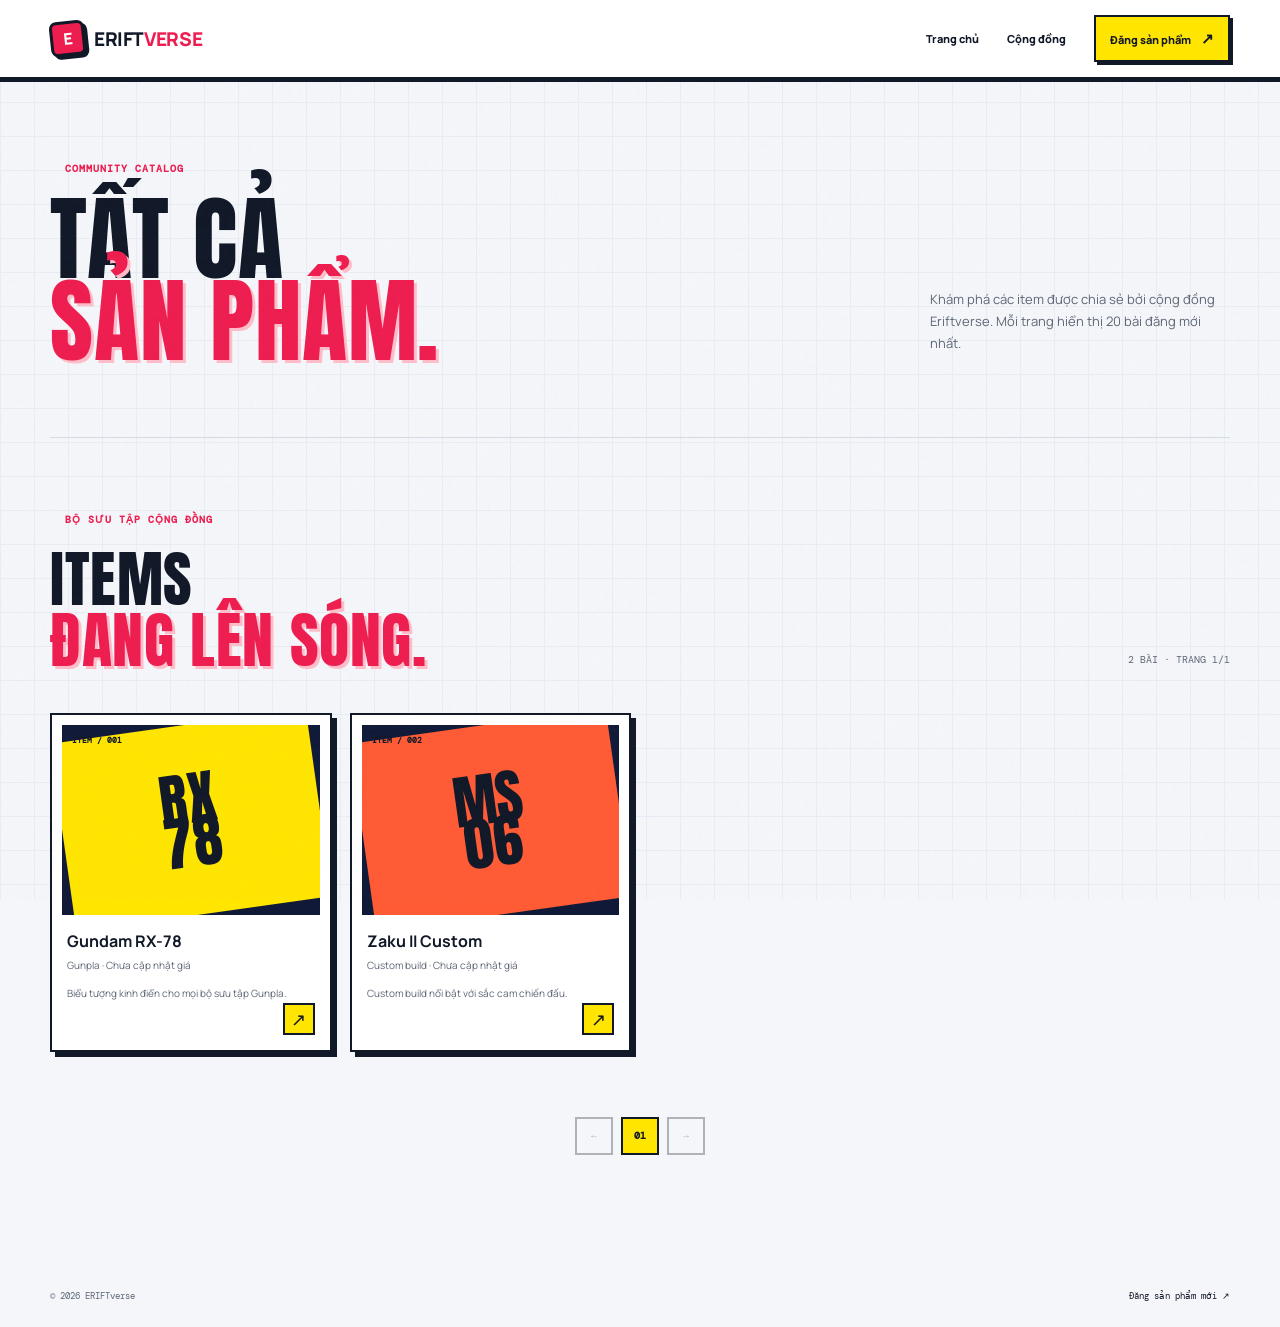
<file: list/index.html>
<!DOCTYPE html>
<html lang="vi">
<head>
    <meta charset="UTF-8">
    <meta name="viewport" content="width=device-width, initial-scale=1.0">
    <meta name="description" content="Danh sách sản phẩm cộng đồng ERIFTverse.">
    <title>ERIFTVERSE | Tất cả sản phẩm</title>
    <link rel="stylesheet" href="../style/style.css">
</head>
<body class="catalog-page">
    <div class="noise"></div>
    <header class="site-header" id="trang-chu">
        <a class="brand" href="../home/index.html" aria-label="ERIFTverse">
            <span class="brand-mark">E</span>
            <span>ERIFT<span class="brand-dot">VERSE</span></span>
        </a>
        <nav class="catalog-nav" aria-label="Điều hướng catalog">
            <a href="../home/index.html">Trang chủ</a>
            <a href="../community/index.html">Cộng đồng</a>
            <a class="catalog-upload-link" href="../home/index.html#dang-san-pham">Đăng sản phẩm <span>↗</span></a>
        </nav>
    </header>

    <main>
        <section class="catalog-hero section-wrap">
            <div>
                <p class="eyebrow"><span></span> COMMUNITY CATALOG</p>
                <h1>TẤT CẢ<br><em>SẢN PHẨM.</em></h1>
            </div>
            <p class="catalog-intro">Khám phá các item được chia sẻ bởi cộng đồng Eriftverse. Mỗi trang hiển thị 20 bài đăng mới nhất.</p>
        </section>

        <section class="catalog-section section-wrap" aria-labelledby="catalog-title">
            <div class="catalog-toolbar">
                <div>
                    <p class="eyebrow"><span></span> BỘ SƯU TẬP CỘNG ĐỒNG</p>
                    <h2 id="catalog-title">ITEMS<br><em>ĐANG LÊN SÓNG.</em></h2>
                </div>
                <p class="catalog-count" id="catalog-count" aria-live="polite"></p>
            </div>
            <div class="catalog-grid" id="catalog-grid"></div>
            <nav class="pagination" id="pagination" aria-label="Phân trang sản phẩm"></nav>
        </section>
    </main>

    <footer class="site-footer section-wrap"><span>© <span id="year"></span> ERIFTverse</span><a href="../home/index.html#dang-san-pham">Đăng sản phẩm mới ↗</a></footer>
    <script src="../script/list.js"></script>
</body>
</html>
</file>
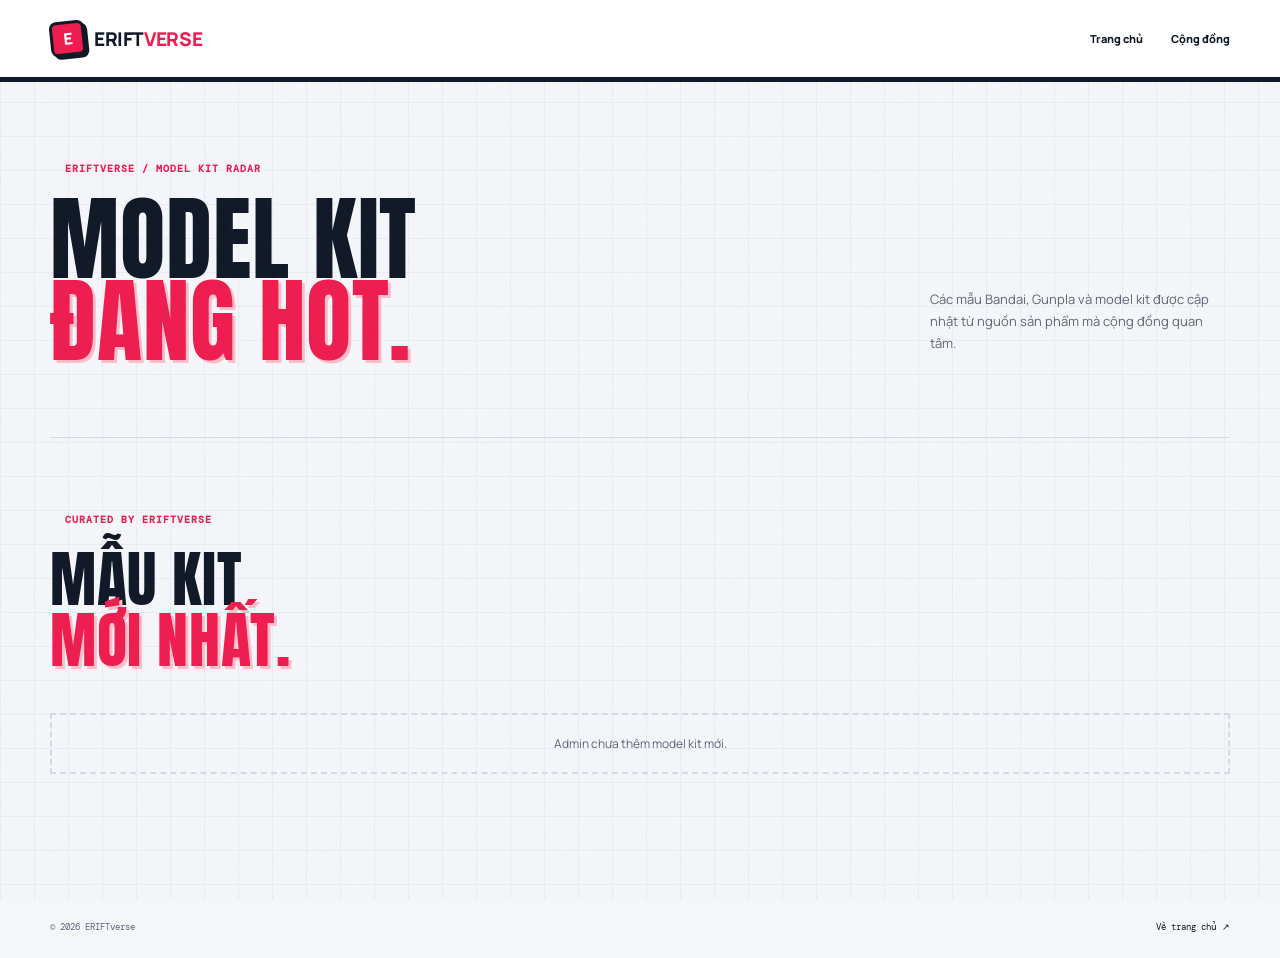
<file: models/index.html>
<!DOCTYPE html>
<html lang="vi">
<head>
    <meta charset="UTF-8">
    <meta name="viewport" content="width=device-width, initial-scale=1.0">
    <meta name="description" content="Model kit và sản phẩm Bandai được cập nhật bởi ERIFTverse.">
    <title>ERIFTVERSE | Model Kit Radar</title>
    <link rel="stylesheet" href="../style/style.css">
</head>
<body class="catalog-page model-page">
    <div class="noise"></div>
    <header class="site-header" id="trang-chu">
        <a class="brand" href="../home/index.html" aria-label="ERIFTverse">
            <span class="brand-mark">E</span>
            <span>ERIFT<span class="brand-dot">VERSE</span></span>
        </a>
        <nav class="catalog-nav" aria-label="Điều hướng model kit">
            <a href="../home/index.html">Trang chủ</a>
            <a href="../community/index.html">Cộng đồng</a>
        </nav>
    </header>

    <main>
        <section class="catalog-hero section-wrap">
            <div>
                <p class="eyebrow"><span></span> ERIFTVERSE / MODEL KIT RADAR</p>
                <h1>MODEL KIT<br><em>ĐANG HOT.</em></h1>
            </div>
            <p class="catalog-intro">Các mẫu Bandai, Gunpla và model kit được cập nhật từ nguồn sản phẩm mà cộng đồng quan tâm.</p>
        </section>

        <section class="catalog-section section-wrap" aria-labelledby="model-heading">
            <div class="catalog-toolbar">
                <div>
                    <p class="eyebrow"><span></span> CURATED BY ERIFTVERSE</p>
                    <h2 id="model-heading">MẪU KIT<br><em>MỚI NHẤT.</em></h2>
                </div>
                <p class="catalog-count" id="model-count" aria-live="polite"></p>
            </div>
            <div class="catalog-grid" id="model-grid"></div>
            <p class="empty-models" id="empty-models">Admin chưa thêm model kit mới.</p>
        </section>
    </main>

    <footer class="site-footer section-wrap"><span>© <span id="year"></span> ERIFTverse</span><a href="../home/index.html">Về trang chủ ↗</a></footer>
    <script src="../script/models.js"></script>
</body>
</html>
</file>
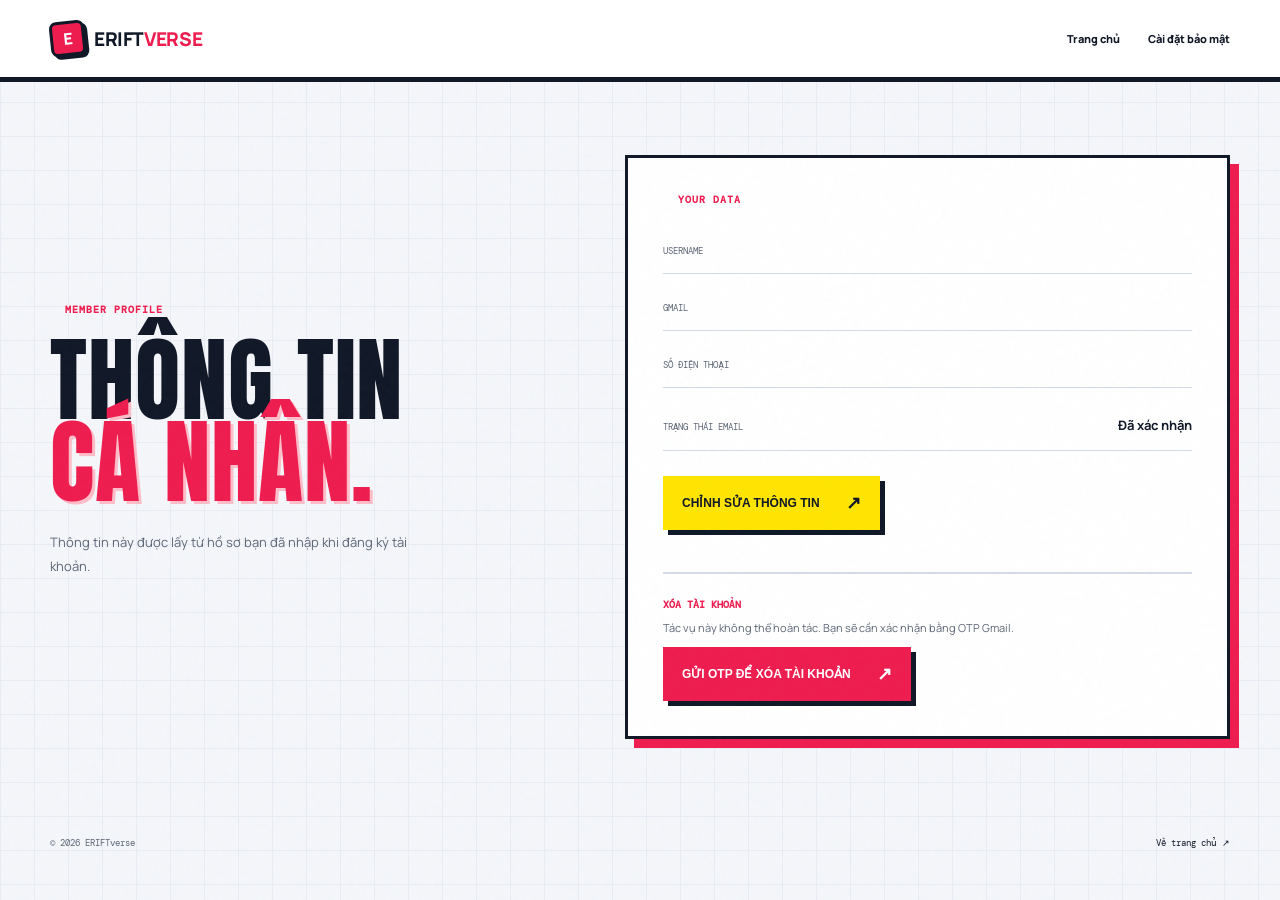
<file: auth/profile.html>
<!DOCTYPE html>
<html lang="vi">
<head>
    <meta charset="UTF-8">
    <meta name="viewport" content="width=device-width, initial-scale=1.0">
    <title>ERIFTVERSE | Thông tin cá nhân</title>
    <link rel="stylesheet" href="../style/style.css">
</head>
<body class="auth-page account-page">
    <div class="noise"></div>
    <header class="site-header">
        <a class="brand" href="../home/index.html" aria-label="ERIFTverse"><span class="brand-mark">E</span><span>ERIFT<span class="brand-dot">VERSE</span></span></a>
        <nav class="catalog-nav" aria-label="Điều hướng tài khoản"><a href="../home/index.html">Trang chủ</a><a href="security.html">Cài đặt bảo mật</a></nav>
    </header>
    <main class="account-main section-wrap">
        <section class="account-heading"><p class="eyebrow"><span></span> MEMBER PROFILE</p><h1>THÔNG TIN<br><em>CÁ NHÂN.</em></h1><p>Thông tin này được lấy từ hồ sơ bạn đã nhập khi đăng ký tài khoản.</p></section>
        <section class="account-panel" id="profile-panel"><p class="eyebrow"><span></span> YOUR DATA</p><div class="profile-list" id="profile-view"><div><small>Username</small><strong id="profile-username"></strong></div><div><small>Gmail</small><strong id="profile-email"></strong></div><div><small>Số điện thoại</small><strong id="profile-phone"></strong></div><div><small>Trạng thái email</small><strong id="profile-status">Đã xác nhận</strong></div></div><button class="button button-primary" id="edit-profile-button" type="button">Chỉnh sửa thông tin <span>↗</span></button><form class="auth-form" id="profile-form" hidden><label for="profile-username-input">Username</label><input id="profile-username-input" type="text" maxlength="30" required><label for="profile-phone-input">Số điện thoại</label><input id="profile-phone-input" type="tel" autocomplete="tel" placeholder="0901234567"><p class="form-message" id="profile-message" role="status"></p><button class="button button-primary" type="submit">Cập nhật thông tin <span>↗</span></button></form><form class="auth-form" id="profile-otp-form" hidden><p class="otp-description" id="profile-otp-description"></p><label for="profile-otp-code">Mã OTP 6 số</label><input id="profile-otp-code" type="text" inputmode="numeric" pattern="[0-9]{6}" maxlength="6" placeholder="000000" required><p class="form-message" id="profile-otp-message" role="status"></p><button class="button button-primary" type="submit">Xác nhận OTP <span>↗</span></button></form><div class="account-danger"><p class="danger-label">XÓA TÀI KHOẢN</p><p>Tác vụ này không thể hoàn tác. Bạn sẽ cần xác nhận bằng OTP Gmail.</p><button class="button button-danger" id="delete-account-button" type="button">Gửi OTP để xóa tài khoản <span>↗</span></button><form class="auth-form" id="delete-otp-form" hidden><p class="otp-description" id="delete-otp-description"></p><label for="delete-otp-code">Mã OTP 6 số</label><input id="delete-otp-code" type="text" inputmode="numeric" pattern="[0-9]{6}" maxlength="6" placeholder="000000" required><p class="form-message" id="delete-otp-message" role="status"></p><button class="button button-danger" type="submit">Xác nhận xóa tài khoản <span>↗</span></button></form></div></section>
    </main>
    <footer class="site-footer section-wrap"><span>© <span id="year"></span> ERIFTverse</span><a href="../home/index.html">Về trang chủ ↗</a></footer>
    <script src="../script/account.js"></script>
</body>
</html>
</file>
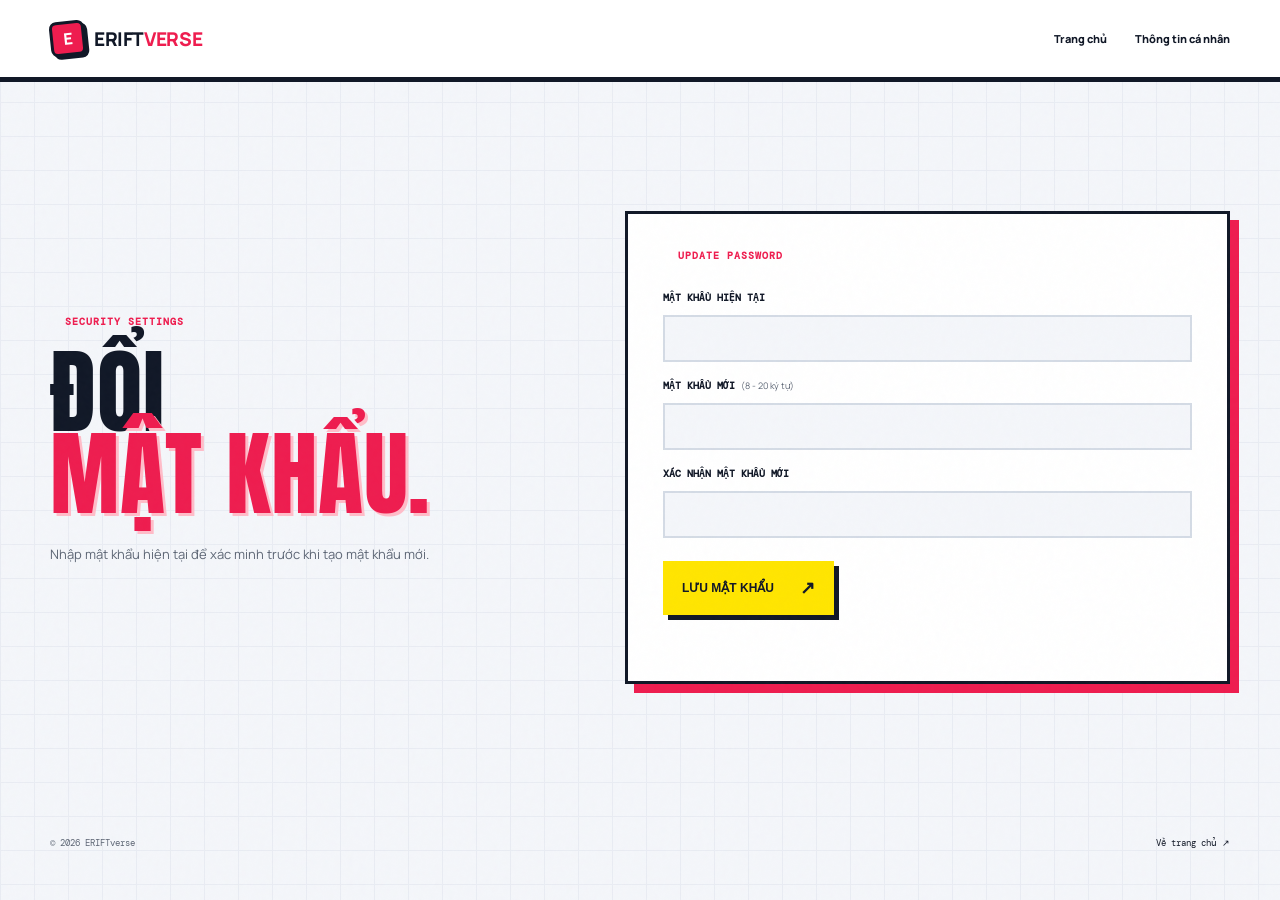
<file: auth/security.html>
<!DOCTYPE html>
<html lang="vi">
<head>
    <meta charset="UTF-8">
    <meta name="viewport" content="width=device-width, initial-scale=1.0">
    <title>ERIFTVERSE | Cài đặt bảo mật</title>
    <link rel="stylesheet" href="../style/style.css">
</head>
<body class="auth-page account-page">
    <div class="noise"></div>
    <header class="site-header">
        <a class="brand" href="../home/index.html" aria-label="ERIFTverse"><span class="brand-mark">E</span><span>ERIFT<span class="brand-dot">VERSE</span></span></a>
        <nav class="catalog-nav" aria-label="Điều hướng tài khoản"><a href="../home/index.html">Trang chủ</a><a href="profile.html">Thông tin cá nhân</a></nav>
    </header>
    <main class="account-main section-wrap">
        <section class="account-heading"><p class="eyebrow"><span></span> SECURITY SETTINGS</p><h1>ĐỔI<br><em>MẬT KHẨU.</em></h1><p>Nhập mật khẩu hiện tại để xác minh trước khi tạo mật khẩu mới.</p></section>
        <section class="account-panel"><p class="eyebrow"><span></span> UPDATE PASSWORD</p><form class="auth-form" id="security-form"><label for="old-password">Mật khẩu hiện tại</label><input id="old-password" type="password" autocomplete="current-password" required><label for="new-password">Mật khẩu mới <span>(8 - 20 ký tự)</span></label><input id="new-password" type="password" maxlength="20" autocomplete="new-password" required><label for="confirm-password">Xác nhận mật khẩu mới</label><input id="confirm-password" type="password" maxlength="20" autocomplete="new-password" required><button class="button button-primary" type="submit">Lưu mật khẩu <span>↗</span></button><p class="form-message" id="security-message" role="status"></p></form></section>
    </main>
    <footer class="site-footer section-wrap"><span>© <span id="year"></span> ERIFTverse</span><a href="../home/index.html">Về trang chủ ↗</a></footer>
    <script src="../script/account.js"></script>
</body>
</html>
</file>
<file: style/style.css>
﻿@import url('https://fonts.googleapis.com/css2?family=Anton&family=DM+Mono:wght@400;500&family=Manrope:wght@400;500;600;700;800&display=swap');

/* =========================================================
   1. BIẾN DÙNG CHUNG
   ========================================================= */
:root {
  --ink: #101117;
  --muted: #777987;
  --paper: #f5f4f0;
  --line: #deddd8;
  --acid: #caff55;
  --purple: #7658ff;
  --orange: #ff844c;
  --dark-section: #15161e;
  --container: 1160px;
}

/* =========================================================
   2. RESET VÀ THIẾT LẬP CƠ BẢN
   ========================================================= */


* {
  box-sizing: border-box;
}

html {
  scroll-behavior: smooth;
}

body {
  margin: 0;
  min-height: 100vh;
  overflow-x: hidden;
  color: var(--ink);
  background: var(--paper);
  font-family: 'Manrope', 'Arial', 'Helvetica', sans-serif;
}

body.dark {
  --ink: #f5f4f0;
  --muted: #a5a5af;
  --paper: #111218;
  --line: #303039;
}

a {
  color: inherit;
}

h1,
h2,
h3,
p {
  margin-top: 0;
}

/* Lớp nhiễu nhẹ tạo cảm giác giống giấy in */
.noise {
  position: fixed;
  z-index: 5;
  inset: 0;
  opacity: 0.035;
  pointer-events: none;
  background-image: url("data:image/svg+xml,%3Csvg viewBox='0 0 180 180' xmlns='http://www.w3.org/2000/svg'%3E%3Cfilter id='n'%3E%3CfeTurbulence type='fractalNoise' baseFrequency='.8' numOctaves='4' stitchTiles='stitch'/%3E%3C/filter%3E%3Crect width='100%25' height='100%25' filter='url(%23n)' opacity='.6'/%3E%3C/svg%3E");
}

.section-wrap,
.site-header {
  width: min(var(--container), calc(100% - 64px));
  margin-inline: auto;
}

/* =========================================================
   3. HEADER VÀ ĐIỀU HƯỚNG
   ========================================================= */
.site-header {
  display: flex;
  align-items: center;
  justify-content: space-between;
  height: 90px;
  border-bottom: 1px solid var(--line);
}

.brand {
  display: flex;
  align-items: center;
  gap: 10px;
  font-size: 20px;
  font-weight: 800;
  letter-spacing: -0.06em;
  text-decoration: none;
}

.brand-mark {
  display: grid;
  width: 31px;
  height: 31px;
  place-items: center;
  color: var(--ink);
  background: var(--acid);
  border-radius: 50%;
  font-size: 16px;
}

.brand-dot,
.eyebrow span {
  color: #a1d936;
}

.main-nav {
  position: relative;
  display: flex;
  align-items: center;
  gap: 34px;
  font-size: 12px;
  font-weight: 700;
}

.main-nav a {
  color: var(--muted);
  text-decoration: none;
  transition: color 0.2s;
}

.main-nav a:hover,
.main-nav a.active {
  color: var(--ink);
}

.theme-toggle,
.menu-toggle {
  border: 0;
  color: var(--ink);
  background: transparent;
  cursor: pointer;
}

.theme-toggle {
  margin-left: 8px;
  font-size: 18px;
}

.menu-toggle {
  display: none;
}

/* =========================================================
   4. CÁC THÀNH PHẦN DÙNG CHUNG
   ========================================================= */
.eyebrow {
  margin: 0 0 23px;
  color: var(--muted);
  font-family: 'DM Mono', 'Arial', sans-serif;
  font-size: 10px;
  letter-spacing: 0.1em;
  text-transform: uppercase;
}

.eyebrow span {
  display: inline-block;
  margin-right: 8px;
  font-size: 15px;
}

h1,
h2 {
  margin-bottom: 25px;
  letter-spacing: -0.075em;
  line-height: 0.98;
}

h1 {
  font-size: clamp(52px, 7.5vw, 100px);
}

h2 {
  font-size: clamp(38px, 5vw, 62px);
}

h1 em,
h2 em {
  color: var(--purple);
  font-style: normal;
}

.button {
  display: inline-flex;
  align-items: center;
  gap: 26px;
  padding: 16px 19px;
  border-radius: 4px;
  font-size: 12px;
  font-weight: 800;
  text-decoration: none;
  transition: transform 0.2s, box-shadow 0.2s;
}

.button:hover {
  transform: translateY(-3px);
  box-shadow: 0 8px 20px #1112;
}

.button span {
  font-size: 18px;
}

.button-primary,
.button-light {
  color: #101117;
  background: var(--acid);
}

.text-link {
  font-size: 12px;
  font-weight: 800;
  text-decoration: none;
}

.text-link span {
  margin-left: 8px;
  color: var(--purple);
  font-size: 18px;
}

/* =========================================================
   5. HERO
   ========================================================= */
.hero {
  display: grid;
  grid-template-columns: 1fr 0.93fr;
  align-items: center;
  gap: 80px;
  min-height: 650px;
  padding-block: 80px;
}

.hero-description {
  max-width: 430px;
  color: var(--muted);
  font-size: 15px;
  line-height: 1.8;
}

.hero-actions {
  display: flex;
  align-items: center;
  gap: 28px;
  margin-top: 35px;
}

.hero-meta {
  display: flex;
  gap: 35px;
  margin-top: 70px;
}

.hero-meta div {
  display: flex;
  flex-direction: column;
  gap: 5px;
}

.hero-meta strong {
  font-size: 20px;
}

.hero-meta span {
  color: var(--muted);
  font-family: 'DM Mono', 'Arial', sans-serif;
  font-size: 9px;
}

/* Minh họa phía bên phải hero */
.hero-art {
  position: relative;
  min-height: 470px;
}

.art-card {
  position: absolute;
  inset: 30px 35px 25px 40px;
  padding: 22px;
  color: white;
  background: #1b1c25;
  box-shadow: 22px 22px 0 var(--acid);
  transform: rotate(4deg);
}

.card-label {
  font-family: 'DM Mono', 'Arial', sans-serif;
  font-size: 9px;
  opacity: 0.65;
}

.art-shape {
  display: grid;
  position: relative;
  height: 305px;
  place-items: center;
  margin: 15px 0;
  overflow: hidden;
  background: linear-gradient(140deg, #c4baff, #6f54f7);
}

.art-shape::before,
.art-shape::after {
  content: '';
  position: absolute;
  width: 240px;
  height: 240px;
  border: 1px solid #ffffff66;
  border-radius: 50%;
}

.art-shape::after {
  width: 410px;
  height: 410px;
}

.art-shape span {
  z-index: 1;
  color: #1b1c25;
  font-size: 145px;
  font-weight: 800;
  line-height: 1;
  letter-spacing: -0.15em;
  transform: translateX(-8px);
}

.card-footer {
  display: flex;
  align-items: center;
  justify-content: space-between;
  font-family: 'DM Mono', 'Arial', sans-serif;
  font-size: 9px;
}

.card-footer strong {
  font-family: 'Manrope', sans-serif;
  font-size: 13px;
}

.floating-tag {
  position: absolute;
  z-index: 2;
  padding: 13px 16px;
  color: #101117;
  background: var(--acid);
  box-shadow: 5px 5px 0 #101117;
  font-size: 10px;
  font-weight: 800;
}

.floating-tag span {
  margin-left: 18px;
  font-size: 16px;
}

.tag-top {
  top: 7px;
  right: -5px;
  transform: rotate(-8deg);
}

.tag-bottom {
  bottom: 20px;
  left: 0;
  background: white;
  transform: rotate(-5deg);
}

/* =========================================================
   6. DỊCH VỤ
   ========================================================= */
.services {
  padding-block: 100px;
  border-top: 1px solid var(--line);
}

.section-heading {
  margin-bottom: 45px;
}

.section-heading h2 {
  margin-bottom: 0;
}

.service-grid {
  display: grid;
  grid-template-columns: repeat(3, 1fr);
  gap: 15px;
}

.service-card {
  position: relative;
  min-height: 300px;
  padding: 28px;
  border: 1px solid var(--line);
  transition: transform 0.3s, background 0.3s;
}

.service-card:hover {
  background: white;
  transform: translateY(-8px);
}

.service-card.featured {
  color: #101117;
  background: var(--acid);
  border-color: var(--acid);
}

.service-number {
  position: absolute;
  top: 25px;
  right: 25px;
  font-family: 'DM Mono', 'Arial', sans-serif;
  font-size: 10px;
}

.service-icon {
  display: grid;
  width: 45px;
  height: 45px;
  place-items: center;
  margin: 35px 0 28px;
  color: white;
  background: var(--purple);
  border-radius: 50%;
  font-size: 20px;
}

.service-card:nth-child(3) .service-icon {
  background: var(--orange);
}

.service-card h3 {
  font-size: 21px;
  letter-spacing: -0.05em;
}

.service-card p {
  max-width: 265px;
  color: var(--muted);
  font-size: 12px;
  line-height: 1.7;
}

.service-card.featured p {
  color: #44531e;
}

.service-card a {
  position: absolute;
  bottom: 25px;
  font-size: 11px;
  font-weight: 800;
  text-decoration: none;
}

.service-card a span {
  margin-left: 9px;
  font-size: 16px;
}

.services-rail {
  display: flex;
  align-items: center;
  justify-content: space-between;
  gap: 30px;
  margin-top: 48px;
  padding: 24px 0;
  border-top: 3px solid var(--ink);
  border-bottom: 3px solid var(--ink);
}

.services-rail-copy {
  display: flex;
  align-items: baseline;
  gap: 28px;
}

.services-rail-copy span {
  color: var(--purple);
  font-family: 'DM Mono', monospace;
  font-size: 9px;
  font-weight: 700;
}

.services-rail-copy strong {
  font-family: 'Anton', 'Arial Narrow', Arial, sans-serif;
  font-size: clamp(22px, 3vw, 35px);
  font-weight: 400;
  line-height: 0.95;
}

.services-rail-action {
  flex-shrink: 0;
  padding: 13px 16px;
  color: var(--ink);
  background: var(--acid);
  border: 2px solid var(--ink);
  box-shadow: 4px 4px 0 var(--ink);
  font-size: 10px;
  font-weight: 800;
  text-decoration: none;
  text-transform: uppercase;
}

.services-rail-action span {
  margin-left: 12px;
  font-size: 16px;
}

.services-ticker {
  display: flex;
  align-items: center;
  justify-content: space-between;
  gap: 20px;
  overflow: hidden;
  padding-top: 25px;
  color: var(--muted);
  font-family: 'DM Mono', monospace;
  font-size: 10px;
  font-weight: 700;
  letter-spacing: 0.12em;
}

.services-ticker b {
  color: var(--purple);
  font-size: 14px;
}

/* =========================================================
   7. DỰ ÁN
   ========================================================= */
.projects {
  padding-block: 80px 120px;
}

.project-heading {
  display: flex;
  align-items: flex-end;
  justify-content: space-between;
}

.project-grid {
  display: grid;
  grid-template-columns: 1.3fr 0.7fr;
  gap: 18px;
}

.project-visual {
  display: grid;
  min-height: 340px;
  place-items: center;
  overflow: hidden;
}

.visual-purple {
  color: #f5f0ff;
  background: var(--purple);
}

.visual-purple span {
  font-size: clamp(42px, 7vw, 84px);
  font-weight: 800;
  line-height: 0.83;
  letter-spacing: -0.09em;
  transform: rotate(-12deg);
}

.visual-orange {
  color: #101117;
  background: var(--orange);
}

.visual-orange span {
  font-size: 53px;
  font-weight: 800;
  line-height: 0.75;
  letter-spacing: -0.1em;
  transform: rotate(10deg);
}

.project-info {
  display: flex;
  justify-content: space-between;
  padding-top: 18px;
}

.project-info h3 {
  margin-bottom: 5px;
  font-size: 16px;
}

.project-info p,
.project-info > span {
  margin: 0;
  color: var(--muted);
  font-family: 'DM Mono', 'Arial', sans-serif;
  font-size: 9px;
}

/* =========================================================
   8. LIÊN HỆ VÀ FOOTER
   ========================================================= */
.contact {
  padding: 100px 0;
  color: #f5f4f0;
  background: var(--dark-section);
  text-align: center;
}

.contact .eyebrow {
  color: #a5a5af;
}

.contact h2 {
  margin-bottom: 38px;
}

.contact h2 em {
  color: var(--acid);
}

.site-footer {
  display: flex;
  justify-content: space-between;
  gap: 15px;
  padding-block: 25px;
  color: var(--muted);
  font-family: 'DM Mono', 'Arial', sans-serif;
  font-size: 9px;
}

.site-footer b {
  color: var(--acid);
}

.site-footer a {
  color: var(--ink);
  text-decoration: none;
}

/* =========================================================
   9. HIỆU ỨNG XUẤT HIỆN
   ========================================================= */
.reveal {
  opacity: 0;
  transform: translateY(24px);
  transition: opacity 0.7s ease, transform 0.7s ease;
}

.reveal.visible {
  opacity: 1;
  transform: translateY(0);
}

/* =========================================================
   10. RESPONSIVE - TABLET VÀ MOBILE
   ========================================================= */
@media (max-width: 800px) {
  .section-wrap,
  .site-header {
    width: min(100% - 36px, 560px);
  }

  .site-header {
    height: 72px;
  }

  .menu-toggle {
    z-index: 4;
    display: flex;
    flex-direction: column;
    gap: 4px;
  }

  .menu-toggle span {
    width: 22px;
    height: 2px;
    background: var(--ink);
  }

  .main-nav {
    position: fixed;
    z-index: 3;
    inset: 0 0 0 35%;
    display: flex;
    flex-direction: column;
    align-items: flex-start;
    justify-content: center;
    gap: 25px;
    padding-left: 40px;
    background: var(--paper);
    box-shadow: -15px 0 40px #0002;
    transform: translateX(100%);
    transition: transform 0.3s;
  }

  .main-nav.open {
    transform: translateX(0);
  }

  .main-nav a {
    font-size: 17px;
  }

  .theme-toggle {
    margin: 10px 0;
  }

  .hero {
    grid-template-columns: 1fr;
    gap: 45px;
    padding-block: 65px;
  }

  .hero-art {
    min-height: 420px;
  }

  .art-card {
    inset: 30px 20px 25px 30px;
  }

  .service-grid,
  .project-grid {
    grid-template-columns: 1fr;
  }

  .service-card {
    min-height: 280px;
  }

  .project-heading {
    align-items: flex-start;
    flex-direction: column;
    gap: 20px;
  }

  .services-rail-copy {
    align-items: flex-start;
    flex-direction: column;
    gap: 10px;
  }

  .tag-top {
    right: 0;
  }
}

@media (max-width: 430px) {
  .services-rail {
    align-items: flex-start;
    flex-direction: column;
    gap: 22px;
  }

  .services-ticker {
    justify-content: flex-start;
    width: max-content;
    animation: ticker-slide 16s linear infinite;
  }

  .hero-meta {
    gap: 18px;
  }

  .hero-meta strong {
    font-size: 17px;
  }

  .hero-meta span {
    font-size: 8px;
  }

  .hero-art {
    min-height: 350px;
  }

  .art-card {
    inset: 25px 15px 20px 20px;
    padding: 16px;
  }

  .art-shape {
    height: 220px;
  }

  .art-shape span {
    font-size: 100px;
  }

  .floating-tag {
    padding: 10px;
    font-size: 8px;
  }

  .site-footer a {
    width: 100%;
  }
}

@keyframes ticker-slide {
  from {
    transform: translateX(0);
  }
  to {
    transform: translateX(-30%);
  }
}
/* =========================================================
   BANDAI-INSPIRED TOY / GAME THEME
   Giao diện lấy cảm hứng từ packaging đồ chơi Nhật Bản,
   không phải website chính thức của bất kỳ thương hiệu nào.
   ========================================================= */

:root {
  --ink: #111827;
  --muted: #5d6675;
  --paper: #f4f6fa;
  --line: #d4dbe5;
  --acid: #ffe500;
  --purple: #ee1d4f;
  --orange: #ff5b35;
  --dark-section: #101a38;
  --container: 1180px;
}

body {
  background: var(--paper);
  font-family: 'Manrope', 'Arial', 'Helvetica', sans-serif;
}

body::before {
  content: '';
  position: fixed;
  z-index: -1;
  inset: 0;
  pointer-events: none;
  opacity: 0.35;
  background-image: linear-gradient(#d4dbe5 1px, transparent 1px), linear-gradient(90deg, #d4dbe5 1px, transparent 1px);
  background-size: 34px 34px;
}

.site-header {
  position: relative;
  z-index: 10;
  width: 100%;
  max-width: none;
  height: 82px;
  padding: 0 max(32px, calc((100% - 1180px) / 2));
  background: #fff;
  border-bottom: 5px solid var(--ink);
}

.brand {
  gap: 9px;
  color: var(--ink);
  font-size: 19px;
  letter-spacing: -0.02em;
}

.brand-mark {
  width: 35px;
  height: 35px;
  color: #fff;
  background: var(--purple);
  border: 3px solid var(--ink);
  border-radius: 7px;
  box-shadow: 3px 3px 0 var(--ink);
  transform: rotate(-6deg);
}

.brand-dot {
  color: var(--purple);
}

.main-nav {
  gap: 27px;
  text-transform: uppercase;
}

.main-nav a {
  position: relative;
  color: var(--ink);
  font-family: 'DM Mono', 'Arial', sans-serif;
  font-size: 10px;
  letter-spacing: 0.04em;
}

.main-nav a::after {
  content: '';
  position: absolute;
  right: 0;
  bottom: -7px;
  left: 0;
  height: 3px;
  background: var(--purple);
  transform: scaleX(0);
  transition: transform 0.2s;
}

.main-nav a:hover::after,
.main-nav a.active::after {
  transform: scaleX(1);
}

.hero {
  position: relative;
  width: min(1180px, calc(100% - 64px));
  min-height: 650px;
  padding-block: 90px 105px;
}

.hero::before {
  content: 'NEW';
  position: absolute;
  top: 54px;
  right: 46%;
  padding: 9px 13px;
  color: var(--ink);
  background: var(--acid);
  border: 2px solid var(--ink);
  font-size: 11px;
  font-weight: 800;
  transform: rotate(-8deg);
}

.eyebrow {
  color: var(--purple);
  font-weight: 800;
}

.eyebrow span {
  color: var(--purple);
}

h1,
h2 {
  color: var(--ink);
  font-weight: 800;
  letter-spacing: -0.08em;
  text-transform: uppercase;
}

h1 {
  font-size: clamp(52px, 7.3vw, 96px);
  line-height: 0.88;
}

h1 em,
h2 em {
  color: var(--purple);
  text-shadow: 3px 3px 0 #ffbdc9;
}

.hero-description {
  max-width: 440px;
  color: var(--muted);
  font-size: 14px;
  font-weight: 600;
}

.button {
  border: 3px solid var(--ink);
  border-radius: 0;
  box-shadow: 5px 5px 0 var(--ink);
  text-transform: uppercase;
  transition: transform 0.2s, box-shadow 0.2s;
}

.button:hover {
  box-shadow: 2px 2px 0 var(--ink);
  transform: translate(3px, 3px);
}

.button-primary,
.button-light {
  color: var(--ink);
  background: var(--acid);
}

.text-link {
  color: var(--ink);
  text-transform: uppercase;
}

.hero-art {
  min-height: 500px;
}

.art-card {
  inset: 30px 25px 28px 45px;
  padding: 18px;
  background: var(--purple);
  border: 5px solid var(--ink);
  box-shadow: 14px 14px 0 var(--ink);
  transform: rotate(3deg);
}

.art-card::before {
  content: '';
  position: absolute;
  top: -19px;
  left: 20px;
  width: 100px;
  height: 18px;
  background: var(--ink);
}

.card-label,
.card-footer {
  font-family: 'DM Mono', 'Arial', sans-serif;
  font-size: 9px;
}

.art-shape {
  height: 325px;
  margin: 13px 0;
  background: var(--acid);
  border: 3px solid var(--ink);
}

.art-shape::before,
.art-shape::after {
  border-color: #11182755;
}

.art-shape span {
  color: var(--purple);
  font-size: 170px;
  text-shadow: 8px 8px 0 #fff;
}

.art-shape i {
  position: absolute;
  right: 17px;
  bottom: 15px;
  z-index: 2;
  color: var(--ink);
  font-size: 11px;
  font-style: normal;
  font-weight: 800;
  text-align: right;
}

.floating-tag {
  padding: 12px 15px;
  border: 2px solid var(--ink);
  border-radius: 0;
  box-shadow: 4px 4px 0 var(--ink);
  text-transform: uppercase;
}

.tag-top {
  top: 3px;
  right: -3px;
  color: #fff;
  background: var(--purple);
}

.tag-bottom {
  bottom: 16px;
  left: -8px;
  background: var(--acid);
}

.services,
.projects {
  width: min(1180px, calc(100% - 64px));
}

.services {
  border-top: 5px solid var(--ink);
}

.section-heading h2 {
  max-width: 690px;
}

.service-card {
  min-height: 315px;
  background: #fff;
  border: 3px solid var(--ink);
  box-shadow: 6px 6px 0 var(--ink);
}

.service-card:hover {
  background: var(--acid);
  transform: translate(-3px, -6px);
}

.service-card.featured {
  color: #fff;
  background: var(--purple);
  border-color: var(--ink);
}

.service-card.featured p {
  color: #ffe0e8;
}

.service-number {
  color: var(--purple);
  font-weight: 700;
}

.service-card.featured .service-number {
  color: var(--acid);
}

.service-icon {
  width: 52px;
  height: 52px;
  margin: 35px 0 27px;
  color: var(--ink);
  background: var(--acid);
  border: 2px solid var(--ink);
  border-radius: 50%;
}

.service-card:nth-child(3) .service-icon {
  background: var(--orange);
}

.service-card h3 {
  text-transform: uppercase;
}

.service-card a {
  text-transform: uppercase;
}

.project-visual {
  border: 4px solid var(--ink);
  box-shadow: 7px 7px 0 var(--ink);
}

.visual-purple {
  background: var(--purple);
}

.visual-orange {
  background: var(--orange);
}

.visual-purple span,
.visual-orange span {
  text-transform: uppercase;
  text-shadow: 5px 5px 0 var(--ink);
}

.visual-orange span {
  text-shadow: 4px 4px 0 #fff;
}

.contact {
  width: 100%;
  max-width: none;
  border-top: 6px solid var(--ink);
  border-bottom: 6px solid var(--ink);
  background: var(--dark-section);
}

.contact .eyebrow {
  color: var(--acid);
}

.contact h2 {
  color: #fff;
}

.site-footer {
  width: min(1180px, calc(100% - 64px));
  color: var(--muted);
}

@media (max-width: 800px) {
  .site-header {
    width: 100%;
    padding-inline: 18px;
  }

  .hero,
  .services,
  .projects,
  .site-footer {
    width: min(100% - 36px, 560px);
  }

  .hero::before {
    top: 32px;
    right: 18px;
  }

  .art-card {
    inset: 30px 20px 25px 30px;
  }

  .main-nav {
    background: #fff;
    border-left: 5px solid var(--ink);
  }
}



/* Font tiêu đề */
h1,
h2 {
  font-family: 'Anton', 'Arial Narrow', Arial, sans-serif;
  font-weight: 400;
  letter-spacing: 0.01em;
}

/* =========================================================
   11. UPLOAD SẢN PHẨM
   ========================================================= */
.upload-section {
  padding-block: 95px 115px;
  border-top: 5px solid var(--ink);
}

.upload-heading {
  display: flex;
  align-items: flex-end;
  justify-content: space-between;
  gap: 30px;
}

.upload-note {
  max-width: 270px;
  margin-bottom: 8px;
  color: var(--muted);
  font-size: 13px;
  line-height: 1.7;
}

.upload-layout {
  display: grid;
  grid-template-columns: minmax(280px, 0.85fr) minmax(320px, 1.15fr);
  gap: 42px;
  align-items: start;
}

.upload-form {
  display: flex;
  flex-direction: column;
  gap: 12px;
  padding: 25px;
  background: #fff;
  border: 3px solid var(--ink);
  box-shadow: 7px 7px 0 var(--ink);
}

.upload-form label {
  margin-top: 8px;
  color: var(--ink);
  font-family: 'DM Mono', monospace;
  font-size: 10px;
  font-weight: 500;
  text-transform: uppercase;
}

.upload-form label span {
  color: var(--muted);
  font-family: 'Manrope', sans-serif;
  font-size: 9px;
  font-weight: 400;
  text-transform: none;
}

.upload-form input:not([type='file']),
.upload-form select,
.upload-form textarea {
  width: 100%;
  padding: 13px 14px;
  color: var(--ink);
  background: var(--paper);
  border: 2px solid var(--line);
  border-radius: 0;
  font: inherit;
  font-size: 12px;
  outline: none;
}

.upload-form input:focus,
.upload-form select:focus,
.upload-form textarea:focus {
  border-color: var(--purple);
}

.upload-form textarea {
  resize: vertical;
}

.upload-form input[type='file'] {
  position: absolute;
  width: 1px;
  height: 1px;
  opacity: 0;
  pointer-events: none;
}

.upload-dropzone {
  display: flex;
  min-height: 175px;
  align-items: center;
  justify-content: center;
  flex-direction: column;
  gap: 7px;
  margin: 0 0 5px !important;
  padding: 20px;
  color: var(--ink);
  background: #fffde7;
  border: 3px dashed var(--purple);
  cursor: pointer;
  text-align: center;
}

.upload-dropzone:hover {
  background: #fff7a8;
}

.upload-icon {
  display: grid;
  width: 38px;
  height: 38px;
  place-items: center;
  color: #fff;
  background: var(--purple);
  border-radius: 50%;
  font-size: 25px;
  line-height: 1;
}

.upload-dropzone strong {
  max-width: 100%;
  overflow: hidden;
  font-size: 13px;
  text-overflow: ellipsis;
  white-space: nowrap;
}

.upload-dropzone small {
  color: var(--muted);
  font-size: 10px;
}

.image-preview {
  display: none;
  width: 100%;
  height: 150px;
  object-fit: cover;
  border: 2px solid var(--ink);
}

.image-preview.show {
  display: block;
}

.form-row {
  display: grid;
  grid-template-columns: 1fr 1fr;
  gap: 12px;
}

.form-row > div {
  display: flex;
  flex-direction: column;
  gap: 12px;
}

.upload-button {
  align-self: flex-start;
  margin-top: 10px;
}

.form-message {
  min-height: 16px;
  margin: 4px 0 0;
  color: var(--purple);
  font-size: 11px;
  font-weight: 700;
}

.product-showcase {
  min-height: 100%;
  padding: 25px;
  background: var(--dark-section);
  border: 3px solid var(--ink);
  box-shadow: 7px 7px 0 var(--purple);
}

.showcase-topline {
  display: flex;
  justify-content: space-between;
  padding-bottom: 16px;
  color: var(--acid);
  border-bottom: 1px solid #ffffff44;
  font-family: 'DM Mono', monospace;
  font-size: 9px;
}

.product-list {
  display: flex;
  flex-direction: column;
  gap: 12px;
  padding-block: 18px;
}

.uploaded-product {
  display: grid;
  grid-template-columns: 90px 1fr auto;
  gap: 16px;
  align-items: center;
  padding: 10px;
  color: #fff;
  background: #ffffff12;
  border: 1px solid #ffffff22;
  transition: transform 0.2s, background 0.2s;
}

.uploaded-product:hover {
  background: #ffffff22;
  transform: translateX(5px);
}

.product-placeholder,
.product-image {
  display: grid;
  width: 90px;
  height: 90px;
  place-items: center;
  object-fit: cover;
}

.product-placeholder span {
  color: var(--ink);
  font-family: 'Anton', 'Arial Narrow', Arial, sans-serif;
  font-size: 29px;
  line-height: 0.75;
  text-align: center;
  transform: rotate(-8deg);
}

.placeholder-blue {
  background: var(--acid);
}

.placeholder-orange {
  background: var(--orange);
}

.uploaded-product strong,
.uploaded-product small {
  display: block;
}

.uploaded-product strong {
  margin-bottom: 7px;
  font-size: 14px;
}

.uploaded-product small {
  color: #b8c0d0;
  font-family: 'DM Mono', monospace;
  font-size: 9px;
}

.product-arrow {
  color: var(--acid);
  font-size: 20px;
}

.product-link {
  display: grid;
  width: 34px;
  height: 34px;
  place-items: center;
  border: 1px solid var(--acid);
  text-decoration: none;
  transition: color 0.2s, background 0.2s, transform 0.2s;
}

.product-link:hover,
.product-link:focus-visible {
  color: var(--ink);
  background: var(--acid);
  transform: translate(2px, -2px);
}

.new-product {
  animation: product-in 0.45s ease both;
}

.showcase-tip {
  padding-top: 20px;
  color: #aeb7c9;
  border-top: 1px solid #ffffff44;
  font-size: 11px;
}

.showcase-tip span {
  margin-right: 8px;
  color: var(--acid);
}

@keyframes product-in {
  from {
    opacity: 0;
    transform: translateY(-12px);
  }
  to {
    opacity: 1;
    transform: translateY(0);
  }
}

@media (max-width: 800px) {
  .upload-heading {
    align-items: flex-start;
    flex-direction: column;
  }

  .upload-layout {
    grid-template-columns: 1fr;
    gap: 35px;
  }
}

@media (max-width: 430px) {
  .upload-form,
  .product-showcase {
    padding: 17px;
  }

  .form-row {
    grid-template-columns: 1fr;
  }

  .uploaded-product {
    grid-template-columns: 70px 1fr auto;
    gap: 10px;
  }

  .product-placeholder,
  .product-image {
    width: 70px;
    height: 70px;
  }
}

/* =========================================================
   12. HOLOGRAM PRODUCT CARD
   ========================================================= */
.product-showcase {
  overflow: hidden;
}

.uploaded-product {
  position: relative;
  overflow: hidden;
}

.product-media {
  position: relative;
  width: 90px;
  height: 90px;
  overflow: hidden;
  flex-shrink: 0;
}

.product-media .product-placeholder,
.product-media .product-image {
  width: 100%;
  height: 100%;
  transition: transform 0.45s ease, filter 0.45s ease;
}

.product-overlay {
  position: absolute;
  z-index: 2;
  inset: 0;
  display: flex;
  justify-content: flex-end;
  flex-direction: column;
  padding: 9px;
  color: #fff;
  background: linear-gradient(180deg, #1118270a 18%, #111827ed 100%);
  opacity: 0;
  transform: translateY(12px);
  transition: opacity 0.35s ease, transform 0.35s ease;
}

.product-overlay::before,
.product-overlay::after {
  content: '';
  position: absolute;
  pointer-events: none;
}

.product-overlay::before {
  inset: 5px;
  border: 1px solid var(--acid);
  box-shadow: 0 0 12px var(--acid);
}

.product-overlay::after {
  top: 0;
  right: 0;
  left: 0;
  height: 2px;
  background: var(--acid);
  box-shadow: 0 0 8px var(--acid);
  animation: scan 2s linear infinite;
}

.uploaded-product:hover .product-overlay,
.uploaded-product:focus-within .product-overlay {
  opacity: 1;
  transform: translateY(0);
}

.uploaded-product:hover .product-media .product-placeholder,
.uploaded-product:hover .product-media .product-image {
  filter: saturate(0.65) brightness(0.65);
  transform: scale(1.12);
}

.product-overlay small,
.product-overlay strong,
.product-overlay p {
  position: relative;
  z-index: 1;
}

.product-overlay small {
  margin-bottom: 3px;
  color: var(--acid);
  font-family: 'DM Mono', monospace;
  font-size: 7px;
}

.product-overlay strong {
  margin-bottom: 3px;
  font-size: 10px;
}

.product-overlay p {
  display: -webkit-box;
  overflow: hidden;
  margin: 0;
  color: #e0e7f3;
  font-size: 8px;
  line-height: 1.3;
  -webkit-box-orient: vertical;
  -webkit-line-clamp: 2;
  line-clamp: 2;
}

.scan-line {
  position: absolute;
  z-index: 3;
  top: 5px;
  left: 5px;
  width: 5px;
  height: 5px;
  background: var(--acid);
  box-shadow: 0 0 8px var(--acid);
}

.remove-product {
  position: absolute;
  z-index: 4;
  top: 5px;
  right: 5px;
  padding: 4px 6px;
  color: var(--acid);
  background: #111827;
  border: 1px solid var(--acid);
  cursor: pointer;
  font-family: 'DM Mono', monospace;
  font-size: 8px;
  opacity: 0.8;
  transition: color 0.2s, background 0.2s;
}

.remove-product:hover {
  color: #fff;
  background: var(--purple);
}

@keyframes scan {
  0% {
    top: 0;
    opacity: 0;
  }
  12% {
    opacity: 1;
  }
  88% {
    opacity: 1;
  }
  100% {
    top: calc(100% - 2px);
    opacity: 0;
  }
}

@media (max-width: 430px) {
  .product-media {
    width: 70px;
    height: 70px;
  }

  .product-overlay {
    padding: 6px;
  }

  .product-overlay p {
    display: none;
  }
}




/* =========================================================
   13. MỞ RỘNG THÔNG TIN KHI HOVER
   ========================================================= */
.uploaded-product {
  z-index: 1;
  transition: transform 0.35s ease, background 0.35s ease, box-shadow 0.35s ease;
}

.uploaded-product:hover {
  z-index: 5;
  display: grid;
  grid-template-columns: 230px 1fr auto;
  gap: 20px;
  padding: 14px;
  background: #182442;
  box-shadow: 0 0 0 2px var(--acid), 0 0 25px #ffe50055;
  transform: scale(1.02) translateX(0);
}

.uploaded-product:hover .product-media {
  width: 230px;
  height: 190px;
}

.uploaded-product:hover .product-overlay {
  padding: 16px;
}

.uploaded-product:hover .product-overlay small {
  font-size: 9px;
}

.uploaded-product:hover .product-overlay strong {
  margin-bottom: 7px;
  font-size: 18px;
}

.uploaded-product:hover .product-overlay p {
  display: -webkit-box;
  max-width: 185px;
  font-size: 11px;
  line-height: 1.5;
  line-clamp: 3;
  -webkit-line-clamp: 3;
}

.uploaded-product:hover > div:nth-of-type(2) {
  align-self: center;
}

.uploaded-product:hover > div:nth-of-type(2) strong {
  color: var(--acid);
  font-size: 18px;
}

.uploaded-product:hover > div:nth-of-type(2) small {
  margin-top: 9px;
  font-size: 10px;
}

@media (max-width: 800px) {
  .uploaded-product:hover {
    grid-template-columns: 170px 1fr auto;
  }

  .uploaded-product:hover .product-media {
    width: 170px;
    height: 160px;
  }
}

@media (max-width: 430px) {
  .uploaded-product:hover {
    grid-template-columns: 120px 1fr auto;
    gap: 10px;
    padding: 9px;
  }

  .uploaded-product:hover .product-media {
    width: 120px;
    height: 135px;
  }

  .uploaded-product:hover .product-overlay {
    padding: 9px;
  }

  .uploaded-product:hover .product-overlay strong {
    font-size: 12px;
  }

  .uploaded-product:hover .product-overlay p {
    max-width: 100px;
    font-size: 8px;
  }

  .uploaded-product:hover > div:nth-of-type(2) strong {
    font-size: 12px;
  }
}

/* =========================================================
   15. CATALOG VÀ PHÂN TRANG
   ========================================================= */
.catalog-nav {
  display: flex;
  align-items: center;
  gap: 28px;
  font-size: 11px;
  font-weight: 800;
}

.catalog-nav a {
  color: var(--ink);
  text-decoration: none;
}

.catalog-upload-link {
  padding: 11px 14px;
  color: var(--ink) !important;
  background: var(--acid);
  border: 2px solid var(--ink);
  box-shadow: 3px 3px 0 var(--ink);
}

.catalog-upload-link span {
  margin-left: 8px;
  font-size: 15px;
}

.catalog-hero {
  display: flex;
  align-items: flex-end;
  justify-content: space-between;
  gap: 40px;
  padding-block: 80px 75px;
  border-bottom: 1px solid var(--line);
}

.catalog-hero h1 {
  margin-bottom: 0;
}

.catalog-intro {
  max-width: 300px;
  margin-bottom: 8px;
  color: var(--muted);
  font-size: 13px;
  line-height: 1.7;
}

.catalog-section {
  padding-block: 75px 110px;
}

.catalog-toolbar {
  display: flex;
  align-items: flex-end;
  justify-content: space-between;
  gap: 30px;
  margin-bottom: 42px;
}

.catalog-toolbar h2 {
  margin-bottom: 0;
}

.catalog-count {
  margin: 0 0 5px;
  color: var(--muted);
  font-family: 'DM Mono', monospace;
  font-size: 10px;
}

.catalog-grid {
  display: grid;
  grid-template-columns: repeat(4, 1fr);
  gap: 18px;
}

.catalog-card {
  position: relative;
  min-width: 0;
  padding: 10px;
  background: #fff;
  border: 2px solid var(--ink);
  box-shadow: 5px 5px 0 var(--ink);
  transition: transform 0.2s, box-shadow 0.2s;
}

.catalog-card:hover {
  box-shadow: 8px 8px 0 var(--purple);
  transform: translate(-2px, -2px);
}

.catalog-media {
  position: relative;
  height: 190px;
  overflow: hidden;
  background: var(--dark-section);
}

.catalog-media img,
.catalog-placeholder {
  display: grid;
  width: 100%;
  height: 100%;
  place-items: center;
  object-fit: cover;
}

.catalog-placeholder {
  color: var(--ink);
  white-space: pre-line;
  font-family: 'Anton', 'Arial Narrow', Arial, sans-serif;
  font-size: 58px;
  line-height: 0.75;
  text-align: center;
  transform: rotate(-8deg);
}

.catalog-media small {
  position: absolute;
  top: 10px;
  left: 10px;
  color: var(--ink);
  font-family: 'DM Mono', monospace;
  font-size: 8px;
  font-weight: 700;
}

.model-official-label {
  position: absolute;
  right: 10px;
  bottom: 10px;
  padding: 5px 7px;
  color: var(--ink);
  background: var(--acid);
  font-family: 'DM Mono', monospace;
  font-size: 7px;
  font-weight: 700;
}

.catalog-details {
  min-height: 125px;
  padding: 18px 5px 8px;
}

.catalog-details h3 {
  margin: 0 0 7px;
  font-size: 16px;
  line-height: 1.1;
}

.catalog-details p {
  margin: 0;
  color: var(--muted);
  font-size: 10px;
  line-height: 1.5;
}

.catalog-details p:last-child {
  display: -webkit-box;
  overflow: hidden;
  margin-top: 13px;
  -webkit-box-orient: vertical;
  -webkit-line-clamp: 2;
  line-clamp: 2;
}

.catalog-arrow {
  display: grid;
  position: absolute;
  right: 15px;
  bottom: 15px;
  width: 32px;
  height: 32px;
  place-items: center;
  color: var(--ink);
  background: var(--acid);
  border: 2px solid var(--ink);
  font-size: 18px;
  text-decoration: none;
}

.catalog-arrow:hover,
.catalog-arrow:focus-visible {
  color: #fff;
  background: var(--purple);
}

.pagination {
  display: flex;
  justify-content: center;
  gap: 8px;
  margin-top: 65px;
}

.page-button {
  min-width: 38px;
  height: 38px;
  padding: 0 8px;
  color: var(--ink);
  background: transparent;
  border: 2px solid var(--ink);
  cursor: pointer;
  font-family: 'DM Mono', monospace;
  font-size: 10px;
  font-weight: 700;
}

.page-button:hover:not(:disabled),
.page-button.active {
  color: var(--ink);
  background: var(--acid);
}

.page-button:disabled {
  cursor: not-allowed;
  opacity: 0.3;
}

@media (max-width: 900px) {
  .catalog-grid {
    grid-template-columns: repeat(3, 1fr);
  }
}

@media (max-width: 650px) {
  .catalog-nav {
    gap: 12px;
    font-size: 9px;
  }

  .catalog-upload-link {
    padding: 8px;
  }

  .catalog-hero,
  .catalog-toolbar {
    align-items: flex-start;
    flex-direction: column;
  }

  .catalog-hero {
    padding-block: 60px 50px;
  }

  .catalog-grid {
    grid-template-columns: repeat(2, 1fr);
    gap: 12px;
  }

  .catalog-media {
    height: 145px;
  }

  .catalog-details {
    min-height: 135px;
  }
}

@media (max-width: 430px) {
  .catalog-grid {
    grid-template-columns: 1fr;
  }

  .catalog-media {
    height: 220px;
  }

  .catalog-details {
    min-height: 115px;
  }
}

/* =========================================================
   16. CỘNG ĐỒNG THẢO LUẬN
   ========================================================= */
.community-hero {
  display: flex;
  align-items: flex-end;
  justify-content: space-between;
  gap: 40px;
  padding-block: 80px 75px;
  border-bottom: 1px solid var(--line);
}

.community-hero h1 {
  margin-bottom: 0;
}

.community-create {
  display: grid;
  grid-template-columns: 0.75fr 1.25fr;
  gap: 70px;
  padding-block: 75px;
  border-bottom: 3px solid var(--ink);
}

.community-create-heading h2,
.community-feed-heading h2 {
  margin-bottom: 0;
}

.community-form {
  display: flex;
  flex-direction: column;
  gap: 12px;
  padding: 25px;
  background: #fff;
  border: 3px solid var(--ink);
  box-shadow: 7px 7px 0 var(--ink);
}

.community-form label {
  margin-top: 8px;
  color: var(--ink);
  font-family: 'DM Mono', monospace;
  font-size: 10px;
  font-weight: 700;
  text-transform: uppercase;
}

.community-form input,
.community-form select,
.community-form textarea {
  width: 100%;
  padding: 13px 14px;
  color: var(--ink);
  background: var(--paper);
  border: 2px solid var(--line);
  border-radius: 0;
  font: inherit;
  font-size: 12px;
  outline: none;
}

.community-form input:focus,
.community-form select:focus,
.community-form textarea:focus {
  border-color: var(--purple);
}

.community-form textarea {
  resize: vertical;
}

.discussion-extra-fields {
  display: flex;
  flex-direction: column;
  gap: 10px;
  padding: 14px;
  background: #fffde7;
  border: 2px dashed var(--purple);
}

.discussion-extra-fields[hidden] {
  display: none;
}

.field-help {
  color: var(--muted);
  font-size: 10px;
}

.checkbox-label {
  display: flex;
  align-items: center;
  gap: 8px;
  margin-top: 2px !important;
  cursor: pointer;
  text-transform: none !important;
}

.checkbox-label input {
  width: 16px;
  height: 16px;
  accent-color: var(--purple);
}

.discussion-image-previews {
  display: grid;
  grid-template-columns: repeat(3, 1fr);
  gap: 8px;
}

.discussion-image-preview {
  display: block;
  width: 100%;
  height: 90px;
  object-fit: cover;
  border: 2px solid var(--ink);
}

.community-form-row {
  display: grid;
  grid-template-columns: 1fr 1fr;
  gap: 12px;
}

.community-form-row > div {
  display: flex;
  flex-direction: column;
  gap: 12px;
}

.community-submit-row {
  display: flex;
  align-items: center;
  gap: 18px;
  margin-top: 8px;
}

.community-submit-row .button {
  border: 0;
  cursor: pointer;
}

.community-submit-row .form-message {
  margin: 0;
}

.community-feed {
  padding-block: 75px 110px;
}

.community-feed-heading {
  display: flex;
  align-items: flex-end;
  justify-content: space-between;
  gap: 30px;
  margin-bottom: 42px;
}

.discussion-list {
  display: flex;
  flex-direction: column;
  gap: 12px;
}

.discussion-card {
  display: grid;
  grid-template-columns: 54px 1fr auto;
  gap: 18px;
  align-items: center;
  padding: 18px 20px;
  background: #fff;
  border: 2px solid var(--ink);
  box-shadow: 4px 4px 0 var(--ink);
  transition: transform 0.2s, box-shadow 0.2s;
}

.discussion-card:hover {
  box-shadow: 7px 7px 0 var(--purple);
  transform: translate(-2px, -2px);
}

.discussion-avatar {
  display: grid;
  width: 54px;
  height: 54px;
  place-items: center;
  color: var(--ink);
  background: var(--acid);
  border: 2px solid var(--ink);
  border-radius: 50%;
  font-family: 'Anton', 'Arial Narrow', Arial, sans-serif;
  font-size: 25px;
}

.discussion-card:nth-child(3n + 2) .discussion-avatar {
  background: var(--purple);
  color: #fff;
}

.discussion-card:nth-child(3n) .discussion-avatar {
  background: var(--orange);
}

.discussion-content {
  min-width: 0;
}

.discussion-topline {
  display: flex;
  align-items: center;
  gap: 12px;
  margin-bottom: 8px;
}

.discussion-category {
  padding: 4px 7px;
  color: var(--ink);
  background: var(--acid);
  font-family: 'DM Mono', monospace;
  font-size: 8px;
  font-weight: 700;
  text-transform: uppercase;
}

.discussion-topline small {
  color: var(--muted);
  font-family: 'DM Mono', monospace;
  font-size: 8px;
}

.discussion-content h3 {
  margin: 0 0 6px;
  font-size: 17px;
  line-height: 1.15;
}

.discussion-content p {
  display: -webkit-box;
  overflow: hidden;
  max-width: 720px;
  margin: 0 0 9px;
  color: var(--muted);
  font-size: 11px;
  line-height: 1.5;
  -webkit-box-orient: vertical;
  -webkit-line-clamp: 2;
  line-clamp: 2;
}

.discussion-content > small {
  color: var(--muted);
  font-family: 'DM Mono', monospace;
  font-size: 8px;
}

.discussion-product-link {
  display: inline-block;
  margin-top: 12px;
  color: var(--purple);
  font-size: 10px;
  font-weight: 800;
  text-decoration: none;
}

.discussion-product-image {
  display: block;
  width: min(100%, 250px);
  height: 150px;
  max-height: 190px;
  margin-top: 14px;
  object-fit: contain;
  border: 2px solid var(--ink);
}

.discussion-product-images {
  display: grid;
  grid-template-columns: repeat(auto-fill, minmax(130px, 1fr));
  gap: 8px;
  max-width: 540px;
  margin-top: 14px;
}

.discussion-product-images .discussion-product-image {
  width: 100%;
  margin-top: 0;
}

.discussion-price {
  display: block;
  margin-top: 10px;
  color: var(--purple);
  font-size: 12px;
}

.discussion-arrow {
  color: var(--purple);
  font-size: 23px;
}

.discussion-actions {
  display: flex;
  align-items: center;
  align-self: start;
  gap: 12px;
}

.discussion-remove {
  padding: 6px 8px;
  color: var(--purple);
  background: transparent;
  border: 1px solid var(--purple);
  cursor: pointer;
  font-family: 'DM Mono', monospace;
  font-size: 8px;
  font-weight: 700;
  text-transform: uppercase;
}

.discussion-remove:hover {
  color: #fff;
  background: var(--purple);
}

.discussion-replies {
  margin-top: 20px;
  padding: 16px;
  background: var(--paper);
  border-left: 3px solid var(--purple);
}

.replies-heading {
  display: block;
  margin-bottom: 12px;
  color: var(--purple);
  font-family: 'DM Mono', monospace;
  font-size: 9px;
  text-transform: uppercase;
}

.reply-item {
  margin-bottom: 10px;
  padding: 10px 12px;
  background: #fff;
  border: 1px solid var(--line);
}

.reply-item strong {
  display: block;
  margin-bottom: 4px;
  font-size: 10px;
}

.reply-item p {
  margin: 0;
  color: var(--muted);
  font-size: 10px;
  line-height: 1.5;
}

.reply-form {
  margin-top: 14px;
}

.reply-form-row {
  display: grid;
  grid-template-columns: 145px 1fr auto;
  gap: 8px;
}

.reply-form input,
.reply-form textarea {
  width: 100%;
  padding: 9px 10px;
  color: var(--ink);
  background: #fff;
  border: 1px solid var(--line);
  border-radius: 0;
  font: inherit;
  font-size: 10px;
  outline: none;
}

.reply-form input:focus,
.reply-form textarea:focus {
  border-color: var(--purple);
}

.reply-submit {
  align-self: stretch;
  padding: 8px 10px;
  color: var(--ink);
  background: var(--acid);
  border: 1px solid var(--ink);
  cursor: pointer;
  font-size: 9px;
  font-weight: 800;
  white-space: nowrap;
}

.reply-message {
  min-height: 14px;
  margin: 7px 0 0;
  color: var(--purple);
  font-size: 9px;
  font-weight: 700;
}

@media (max-width: 800px) {
  .community-hero,
  .community-feed-heading {
    align-items: flex-start;
    flex-direction: column;
  }

  .community-create {
    grid-template-columns: 1fr;
    gap: 35px;
  }
}

@media (max-width: 430px) {
  .community-form {
    padding: 17px;
  }

  .community-form-row {
    grid-template-columns: 1fr;
  }

  .community-submit-row {
    align-items: flex-start;
    flex-direction: column;
  }

  .discussion-card {
    grid-template-columns: 42px 1fr auto;
    gap: 10px;
    padding: 13px;
  }

  .discussion-actions {
    flex-direction: column;
    gap: 7px;
  }

  .reply-form-row {
    grid-template-columns: 1fr;
  }

  .reply-submit {
    justify-self: start;
  }

  .discussion-avatar {
    width: 42px;
    height: 42px;
    font-size: 20px;
  }

  .discussion-content h3 {
    font-size: 14px;
  }

  .discussion-content p {
    font-size: 10px;
  }
}

/* =========================================================
   17. MODEL KIT VÀ ADMIN
   ========================================================= */
.empty-models {
  padding: 20px;
  color: var(--muted);
  border: 2px dashed var(--line);
  font-size: 12px;
  text-align: center;
}

.admin-hero {
  padding-block: 75px 65px;
  border-bottom: 1px solid var(--line);
}

.admin-hero h1 {
  margin-bottom: 0;
}

.admin-section {
  padding-block: 75px 110px;
}

.admin-login {
  width: min(520px, 100%);
  margin-inline: auto;
  padding: 35px;
  background: #fff;
  border: 3px solid var(--ink);
  box-shadow: 8px 8px 0 var(--purple);
}

.admin-login h2 {
  margin-bottom: 30px;
}

.admin-login form,
.admin-form {
  display: flex;
  flex-direction: column;
  gap: 12px;
}

.admin-login label,
.admin-form label {
  margin-top: 8px;
  color: var(--ink);
  font-family: 'DM Mono', monospace;
  font-size: 10px;
  font-weight: 700;
  text-transform: uppercase;
}

.admin-form label span {
  color: var(--muted);
  font-family: 'Manrope', sans-serif;
  font-size: 9px;
  font-weight: 400;
  text-transform: none;
}

.admin-login input,
.admin-form input,
.admin-form select,
.admin-form textarea {
  width: 100%;
  padding: 13px 14px;
  color: var(--ink);
  background: var(--paper);
  border: 2px solid var(--line);
  border-radius: 0;
  font: inherit;
  font-size: 12px;
  outline: none;
}

.admin-login input:focus,
.admin-form input:focus,
.admin-form select:focus,
.admin-form textarea:focus {
  border-color: var(--purple);
}

.admin-form textarea {
  resize: vertical;
}

.admin-dashboard-heading {
  display: flex;
  align-items: flex-end;
  justify-content: space-between;
  gap: 30px;
  margin-bottom: 42px;
}

.admin-dashboard-heading h2 {
  margin-bottom: 0;
}

.admin-note {
  max-width: 280px;
  margin: 0 0 6px;
  color: var(--muted);
  font-size: 12px;
  line-height: 1.7;
}

.admin-dashboard {
  padding: 35px;
  background: #fff;
  border: 3px solid var(--ink);
  box-shadow: 8px 8px 0 var(--ink);
}

.admin-logout {
  padding: 9px 12px;
  color: #fff;
  background: var(--purple);
  border: 2px solid var(--ink);
  cursor: pointer;
  font-family: 'DM Mono', monospace;
  font-size: 9px;
  font-weight: 700;
}

.admin-items {
  display: flex;
  flex-direction: column;
  gap: 10px;
  margin-top: 45px;
  padding-top: 25px;
  border-top: 3px solid var(--ink);
}

.admin-item {
  display: grid;
  grid-template-columns: 1fr auto auto;
  gap: 18px;
  align-items: center;
  padding: 14px;
  border: 2px solid var(--line);
}

.admin-item strong,
.admin-item small {
  display: block;
}

.admin-item strong {
  margin-bottom: 5px;
  font-size: 13px;
}

.admin-item small {
  color: var(--muted);
  font-family: 'DM Mono', monospace;
  font-size: 9px;
}

.admin-item a {
  color: var(--purple);
  font-size: 10px;
  font-weight: 800;
  text-decoration: none;
}

.admin-remove {
  padding: 7px 9px;
  color: var(--ink);
  background: transparent;
  border: 2px solid var(--ink);
  cursor: pointer;
  font-family: 'DM Mono', monospace;
  font-size: 8px;
  font-weight: 700;
}

.admin-remove:hover {
  color: #fff;
  background: var(--purple);
}

.admin-empty {
  margin: 0;
  color: var(--muted);
  font-size: 12px;
}

@media (max-width: 800px) {
  .admin-dashboard-heading {
    align-items: flex-start;
    flex-direction: column;
  }
}

@media (max-width: 430px) {
  .admin-login,
  .admin-dashboard {
    padding: 18px;
  }

  .admin-item {
    grid-template-columns: 1fr auto;
  }

  .admin-item a {
    grid-column: 1;
  }

  .admin-remove {
    grid-column: 2;
    grid-row: 1 / span 2;
  }
}

/* =========================================================
   18. TÀI KHOẢN VÀ XÁC NHẬN EMAIL
   ========================================================= */
.account-link {
  padding: 9px 11px;
  color: var(--ink) !important;
  background: var(--acid);
  border: 2px solid var(--ink);
  box-shadow: 3px 3px 0 var(--ink);
}

.account-link span {
  margin-left: 6px;
  font-size: 14px;
}

.account-menu-trigger {
  position: relative;
  z-index: 2;
}

.account-menu {
  position: absolute;
  z-index: 12;
  top: calc(100% + 12px);
  right: 0;
  display: flex;
  min-width: 190px;
  flex-direction: column;
  padding: 7px;
  background: #fff;
  border: 2px solid var(--ink);
  box-shadow: 5px 5px 0 var(--ink);
}

.account-menu a,
.account-menu button {
  padding: 11px 10px;
  color: var(--ink);
  background: transparent;
  border: 0;
  font: inherit;
  font-size: 10px;
  font-weight: 800;
  text-align: left;
  text-decoration: none;
}

.account-menu a:hover,
.account-menu button:hover {
  color: var(--ink);
  background: var(--acid);
}

.auth-main {
  display: grid;
  grid-template-columns: 0.9fr 1.1fr;
  gap: 80px;
  align-items: center;
  min-height: calc(100vh - 170px);
  padding-block: 70px;
}

.auth-intro h1 {
  margin-bottom: 28px;
}

.auth-intro > p:last-child {
  max-width: 390px;
  color: var(--muted);
  font-size: 13px;
  line-height: 1.8;
}

.auth-card {
  padding: 34px;
  background: #fff;
  border: 3px solid var(--ink);
  box-shadow: 9px 9px 0 var(--purple);
}

.auth-panel h2 {
  margin-bottom: 28px;
}

.auth-form {
  display: flex;
  flex-direction: column;
  gap: 11px;
}

.auth-form label {
  margin-top: 6px;
  color: var(--ink);
  font-family: 'DM Mono', monospace;
  font-size: 10px;
  font-weight: 700;
  text-transform: uppercase;
}

.auth-form label span {
  color: var(--muted);
  font-family: 'Manrope', sans-serif;
  font-size: 9px;
  font-weight: 400;
  text-transform: none;
}

.auth-form input {
  width: 100%;
  padding: 13px 14px;
  color: var(--ink);
  background: var(--paper);
  border: 2px solid var(--line);
  border-radius: 0;
  font: inherit;
  font-size: 12px;
  outline: none;
}

.auth-form input:focus {
  border-color: var(--purple);
}

.auth-form .button {
  align-self: flex-start;
  margin-top: 12px;
  border: 0;
  cursor: pointer;
}

.auth-switch {
  margin: 24px 0 0;
  color: var(--muted);
  font-size: 11px;
}

.auth-switch button {
  padding: 0;
  color: var(--purple);
  background: transparent;
  border: 0;
  cursor: pointer;
  font: inherit;
  font-weight: 800;
}

.otp-description {
  color: var(--muted);
  font-size: 12px;
  line-height: 1.7;
}

.otp-demo {
  margin: 20px 0 0;
  padding: 13px;
  color: var(--ink);
  background: #fffde7;
  border: 2px dashed var(--purple);
  font-family: 'DM Mono', monospace;
  font-size: 10px;
  font-weight: 700;
}

.auth-back {
  display: inline-block;
  margin-top: 22px;
  padding: 0;
  border: 0;
  background: transparent;
  cursor: pointer;
}

@media (max-width: 800px) {
  .auth-main {
    grid-template-columns: 1fr;
    gap: 45px;
    min-height: auto;
  }
}

@media (max-width: 430px) {
  .auth-card {
    padding: 19px;
  }

  .account-link {
    padding: 7px;
  }

  .account-menu {
    position: fixed;
    top: 62px;
    right: 18px;
  }
}

/* =========================================================
   19. TRANG TÀI KHOẢN
   ========================================================= */
.account-main {
  display: grid;
  grid-template-columns: 0.9fr 1.1fr;
  gap: 80px;
  align-items: center;
  min-height: calc(100vh - 170px);
  padding-block: 70px;
}

.account-heading h1 {
  margin-bottom: 28px;
}

.account-heading > p:last-child {
  max-width: 390px;
  color: var(--muted);
  font-size: 13px;
  line-height: 1.8;
}

.account-panel {
  padding: 35px;
  background: #fff;
  border: 3px solid var(--ink);
  box-shadow: 9px 9px 0 var(--purple);
}

.profile-list {
  display: flex;
  flex-direction: column;
  gap: 12px;
}

.profile-list > div {
  display: flex;
  align-items: baseline;
  justify-content: space-between;
  gap: 20px;
  padding: 16px 0;
  border-bottom: 1px solid var(--line);
}

.profile-list small {
  color: var(--muted);
  font-family: 'DM Mono', monospace;
  font-size: 9px;
  text-transform: uppercase;
}

.profile-list strong {
  font-size: 13px;
  text-align: right;
}

.account-panel .auth-form .button {
  border: 0;
  cursor: pointer;
}

.account-panel > .button {
  margin-top: 25px;
  border: 0;
  cursor: pointer;
}

.account-panel [hidden] {
  display: none;
}

.account-danger {
  margin-top: 42px;
  padding-top: 24px;
  border-top: 2px solid var(--line);
}

.danger-label {
  margin-bottom: 8px;
  color: var(--purple);
  font-family: 'DM Mono', monospace;
  font-size: 10px;
  font-weight: 700;
}

.account-danger > p:not(.danger-label) {
  max-width: 420px;
  color: var(--muted);
  font-size: 11px;
  line-height: 1.6;
}

.button-danger {
  color: #fff;
  background: var(--purple);
  border: 0;
  cursor: pointer;
}

@media (max-width: 800px) {
  .account-main {
    grid-template-columns: 1fr;
    gap: 45px;
    min-height: auto;
  }
}

@media (max-width: 430px) {
  .account-panel {
    padding: 19px;
  }

  .profile-list > div {
    align-items: flex-start;
    flex-direction: column;
    gap: 7px;
  }

  .profile-list strong {
    text-align: left;
  }
}

/* =========================================================
   14. KÍCH THƯỚC CARD KHI MỞ RỘNG
   ========================================================= */
.product-showcase {
  position: relative;
}

.uploaded-product:hover {
  grid-template-columns: minmax(210px, 30%) 1fr auto;
  min-height: 230px;
  padding: 18px;
  transform: scale(1.01);
}

.uploaded-product:hover .product-media {
  width: 100%;
  height: 230px;
}

.uploaded-product:hover .product-overlay {
  padding: 22px;
}

.uploaded-product:hover .product-overlay strong {
  font-size: clamp(18px, 2vw, 27px);
}

.uploaded-product:hover .product-overlay p {
  max-width: 270px;
  font-size: 13px;
  line-height: 1.55;
}

@media (max-width: 800px) {
  .uploaded-product:hover {
    grid-template-columns: minmax(150px, 30%) 1fr auto;
    min-height: 190px;
  }

  .uploaded-product:hover .product-media {
    height: 190px;
  }
}

@media (max-width: 430px) {
  .uploaded-product:hover {
    grid-template-columns: minmax(105px, 30%) 1fr auto;
    min-height: 155px;
    padding: 10px;
  }

  .uploaded-product:hover .product-media {
    height: 155px;
  }

  .uploaded-product:hover .product-overlay {
    padding: 10px;
  }

  .uploaded-product:hover .product-overlay strong {
    font-size: 13px;
  }

  .uploaded-product:hover .product-overlay p {
    max-width: 120px;
    font-size: 9px;
  }
}
</file>
